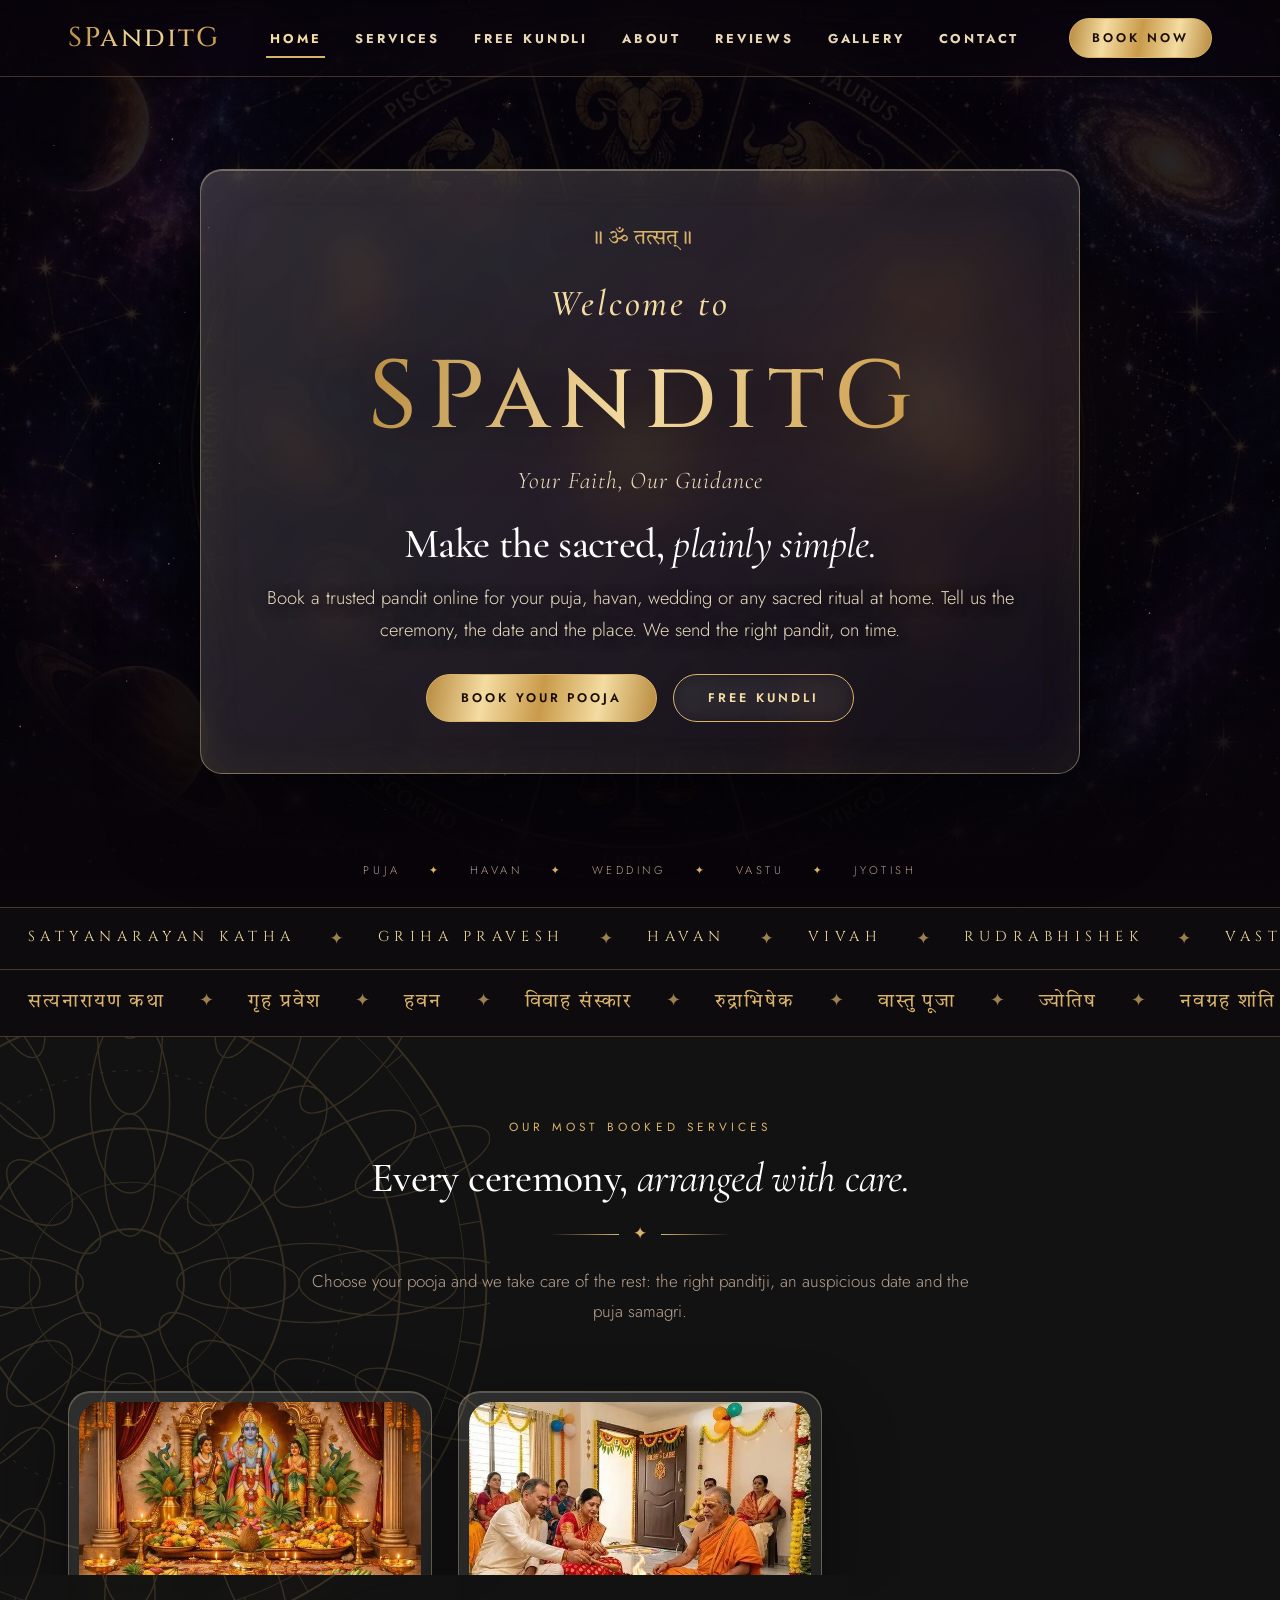
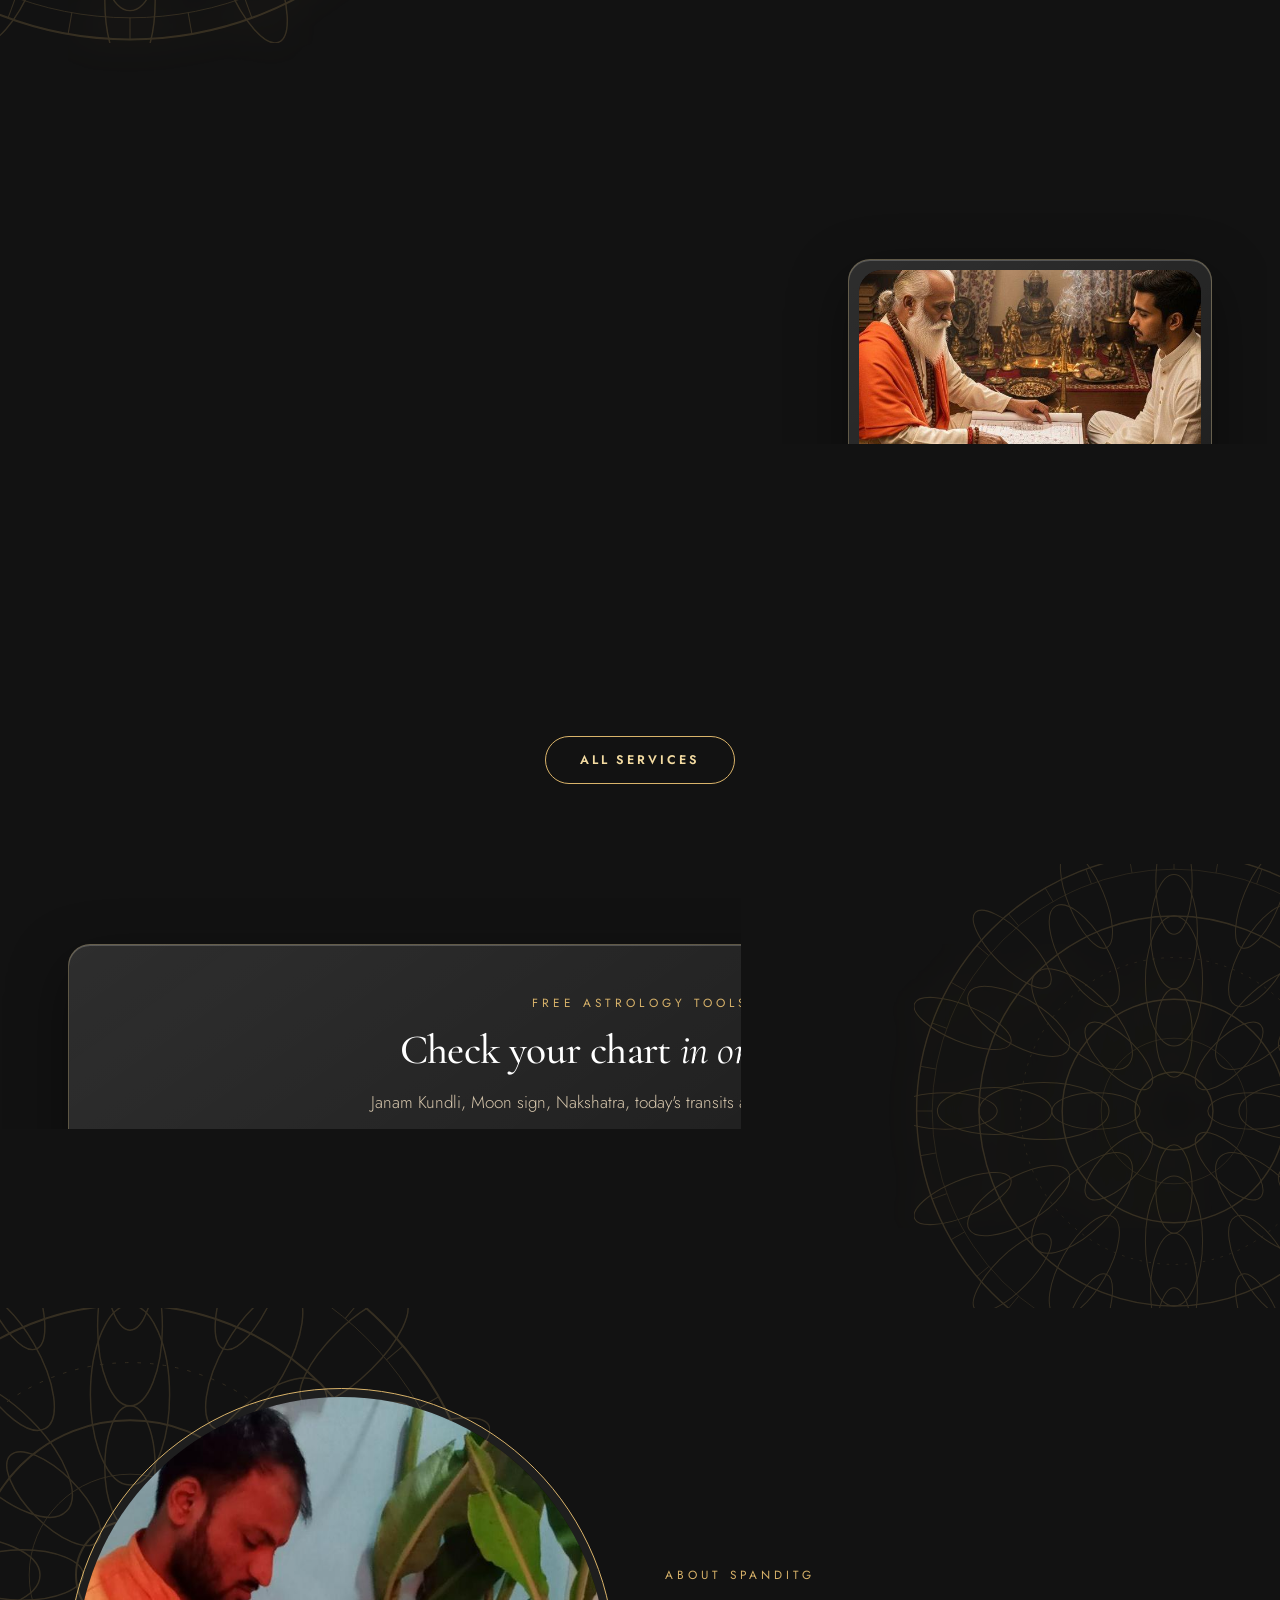
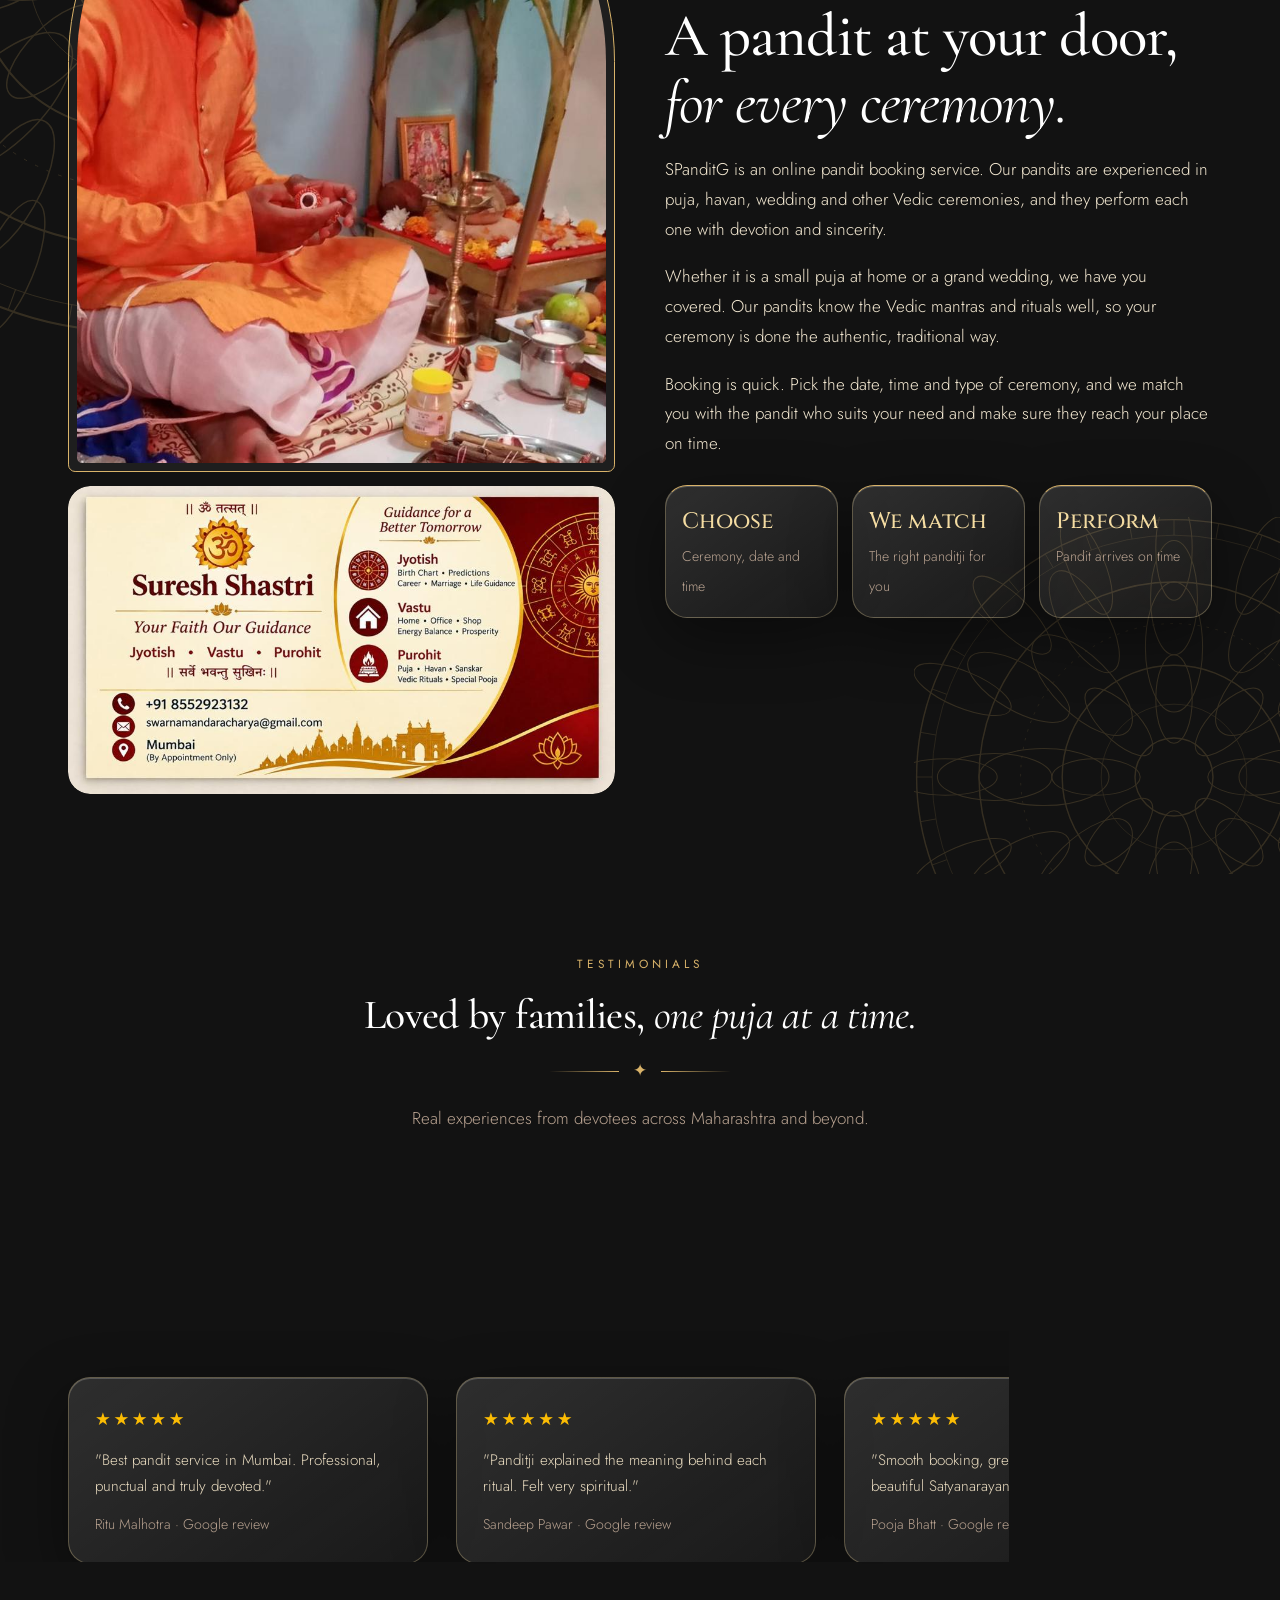
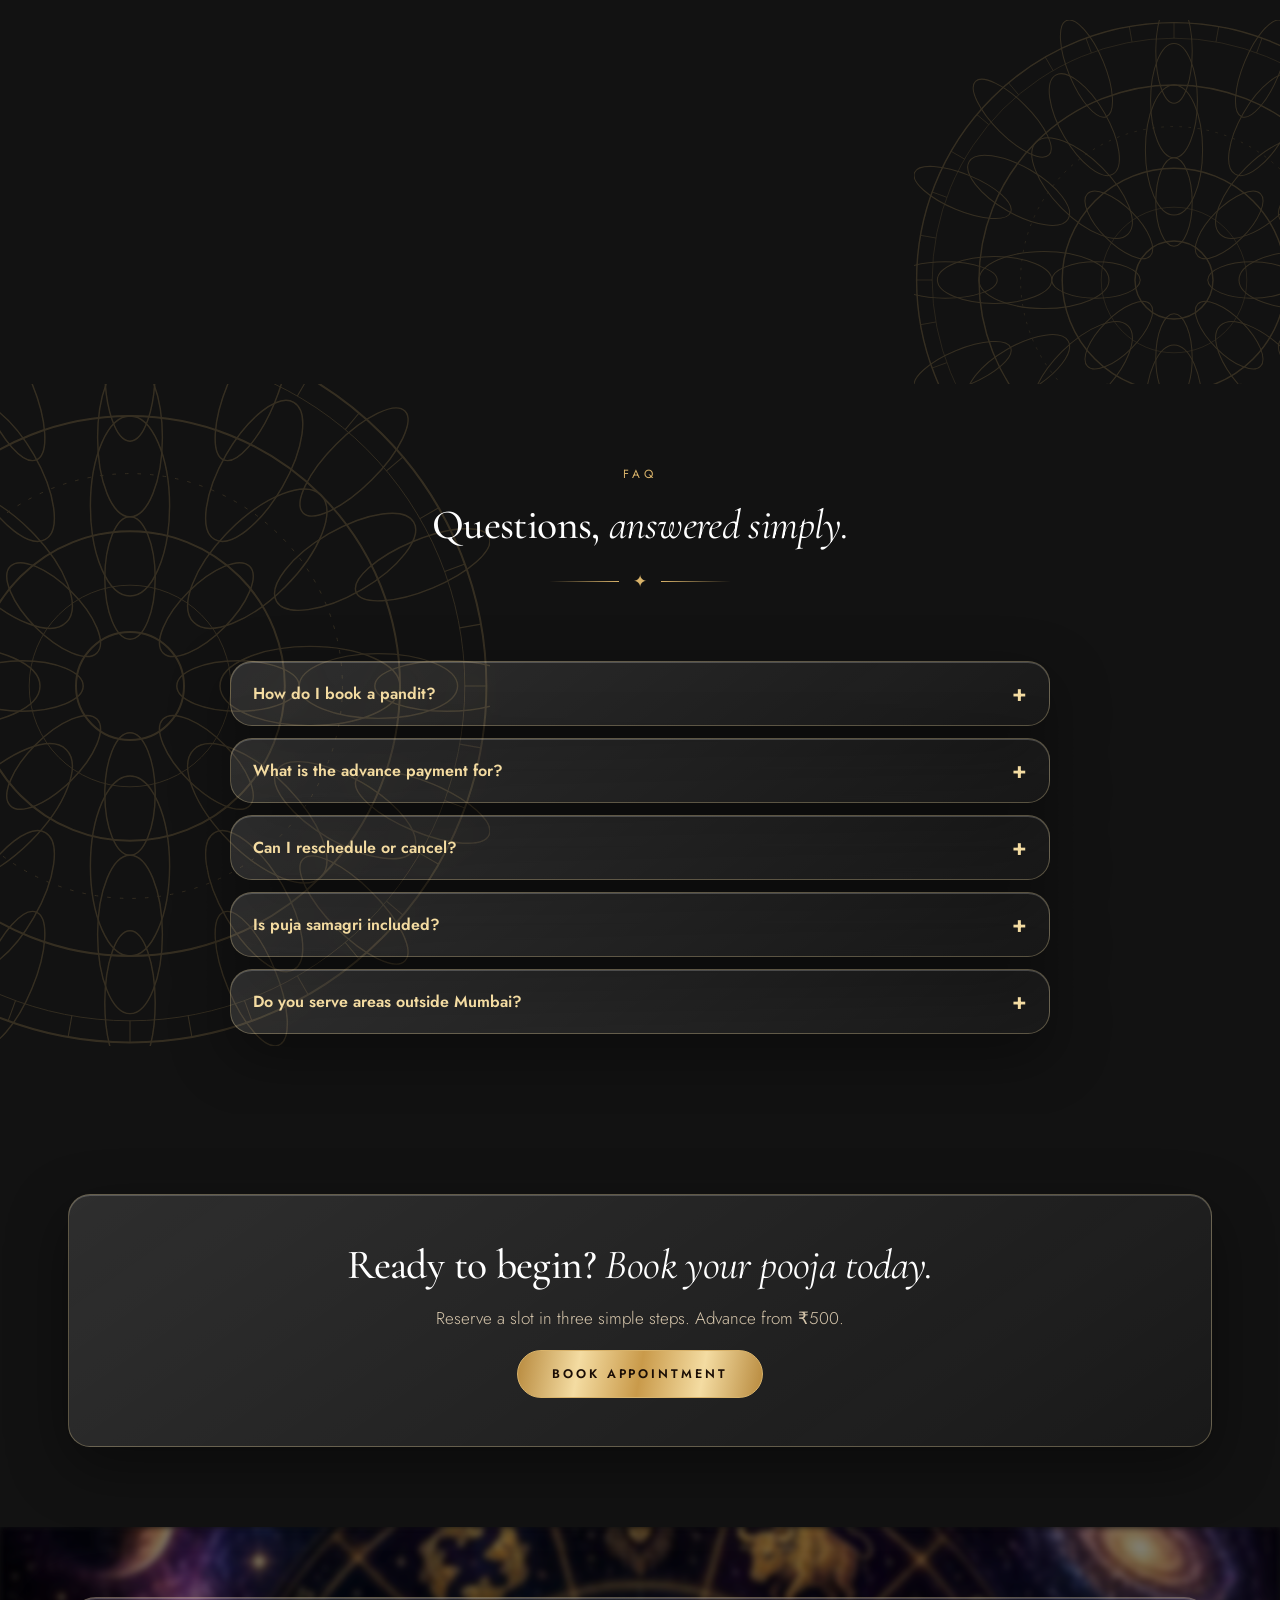
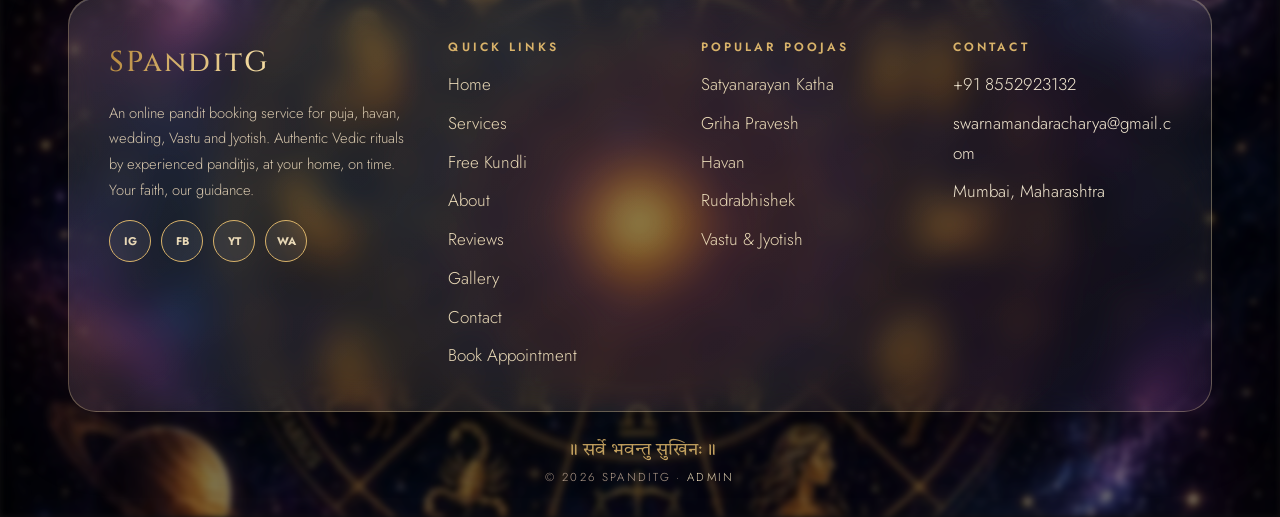
<file: index.html>
<!doctype html><html lang="en"><head><meta charset="utf-8"><meta name="viewport" content="width=device-width,initial-scale=1,viewport-fit=cover"><title>Book a Pandit Online | SPanditG</title><meta name="description" content="SPanditG: book a trusted pandit online for puja, havan, wedding, Vastu and Jyotish.">
<link rel="stylesheet" href="https://fonts.googleapis.com/css2?family=Cinzel:wght@400;500;600;700&family=Cormorant+Garamond:ital,wght@0,400;0,500;0,600;1,400;1,500;1,600&family=Jost:wght@300;400;500;600;700&family=Tiro+Devanagari+Hindi&display=swap">
<link rel="stylesheet" href="assets/css/site.css"></head><body >
<main>
<div class="hero"><canvas aria-hidden="true"></canvas><div class="glass"><div class="shloka" style="font-size:1.3rem;animation:pulse 4s ease-in-out infinite">॥ ॐ तत्सत् ॥</div><div class="welcome">Welcome to</div><h1 class="gold" style="font-family:var(--display);font-size:clamp(2.8rem,9vw,6rem);letter-spacing:.1em;line-height:1">SPanditG</h1><div class="tag">Your Faith, Our Guidance</div><h2 class="hl sm" style="margin-top:6px">Make the sacred, <span>plainly simple.</span></h2><p class="lead">Book a trusted pandit online for your puja, havan, wedding or any sacred ritual at home. Tell us the ceremony, the date and the place. We send the right pandit, on time.</p><div class="cta"><a class="btn" href="book.html">Book Your Pooja</a><a class="btn line" href="kundli.html">Free Kundli</a></div></div><div class="rites" aria-hidden="true">Puja <i>✦</i> Havan <i>✦</i> Wedding <i>✦</i> Vastu <i>✦</i> Jyotish</div></div>
<div class="ticker" aria-hidden="true"></div>
<section data-mandala="l"><div class="wrap"><div class="head"><div class="eyebrow">Our Most Booked Services</div><h2 class="hl sm">Every ceremony, <span>arranged with care.</span></h2><div class="orn">✦</div><p>Choose your pooja and we take care of the rest: the right panditji, an auspicious date and the puja samagri.</p></div><div class="svc" id="svc" data-n="6"></div><p style="text-align:center;margin-top:34px"><a class="btn line" href="services.html">All Services</a></p></div></section>
<section data-mandala="r"><div class="wrap"><div class="glass" style="padding:clamp(26px,4vw,48px);display:grid;gap:14px;text-align:center;justify-items:center"><div class="eyebrow">Free Astrology Tools</div><h2 class="hl sm">Check your chart <span>in one minute.</span></h2><p style="color:#d6c6ac;max-width:36em">Janam Kundli, Moon sign, Nakshatra, today's transits and dosha checks. Free.</p><a class="btn" href="kundli.html">Generate Free Kundli</a></div></div></section>
<section id="about" data-mandala="lr"><div class="wrap" style="display:grid;grid-template-columns:repeat(auto-fit,minmax(300px,1fr));gap:50px;align-items:center" ><div class="pics" style="display:grid;gap:14px"><div class="up"><div class="a" style="aspect-ratio:4/5;overflow:hidden;border:1px solid var(--gold);padding:8px;background:rgba(255,255,255,.05)"><figure class="slot" data-key="about-1" data-ph="🪔" data-label="Photo" data-def="assets/img/about/suresh.jpg" style="--pos:25% 22%"></figure></div></div><div class="up"><div class="b" style="aspect-ratio:16/9;overflow:hidden"><figure class="slot" data-key="about-2" data-ph="ॐ" data-label="Photo" data-def="assets/img/about/card.jpg" style="--pos:center"></figure></div></div></div>
<div class="text" style="display:grid;gap:18px"><div class="eyebrow">About SPanditG</div><h1 class="hl">A pandit at your door, <span>for every ceremony.</span></h1><p>SPanditG is an online pandit booking service. Our pandits are experienced in puja, havan, wedding and other Vedic ceremonies, and they perform each one with devotion and sincerity.</p><p>Whether it is a small puja at home or a grand wedding, we have you covered. Our pandits know the Vedic mantras and rituals well, so your ceremony is done the authentic, traditional way.</p><p>Booking is quick. Pick the date, time and type of ceremony, and we match you with the pandit who suits your need and make sure they reach your place on time.</p>
<div class="steps"><div class="step" style="padding:16px"><b>Choose</b><span>Ceremony, date and time</span></div><div class="step" style="padding:16px"><b>We match</b><span>The right panditji for you</span></div><div class="step" style="padding:16px"><b>Perform</b><span>Pandit arrives on time</span></div></div></div></div></section>
<section data-mandala="r"><div class="wrap"><div class="head"><div class="eyebrow">Testimonials</div><h1 class="hl sm">Loved by families, <span>one puja at a time.</span></h1><div class="orn">✦</div><p>Real experiences from devotees across Maharashtra and beyond.</p></div><div id="rating" data-best="1"></div></div><div class="carousel" id="testi" aria-label="Customer testimonials"></div></section>
<section data-mandala="l"><div class="wrap"><div class="head"><div class="eyebrow">FAQ</div><h1 class="hl sm">Questions, <span>answered simply.</span></h1><div class="orn">✦</div></div><div class="faq" id="faq" data-n="5"></div></div></section>
<section><div class="wrap"><div class="glass" style="padding:48px;text-align:center;display:grid;gap:16px;justify-items:center"><h2 class="hl sm">Ready to begin? <span>Book your pooja today.</span></h2><p style="color:#d6c6ac;max-width:36em">Reserve a slot in three simple steps. Advance from ₹500.</p><a class="btn" href="book.html">Book Appointment</a></div></div></section></main>
<script src="assets/js/site.js"></script></body></html>
</file>
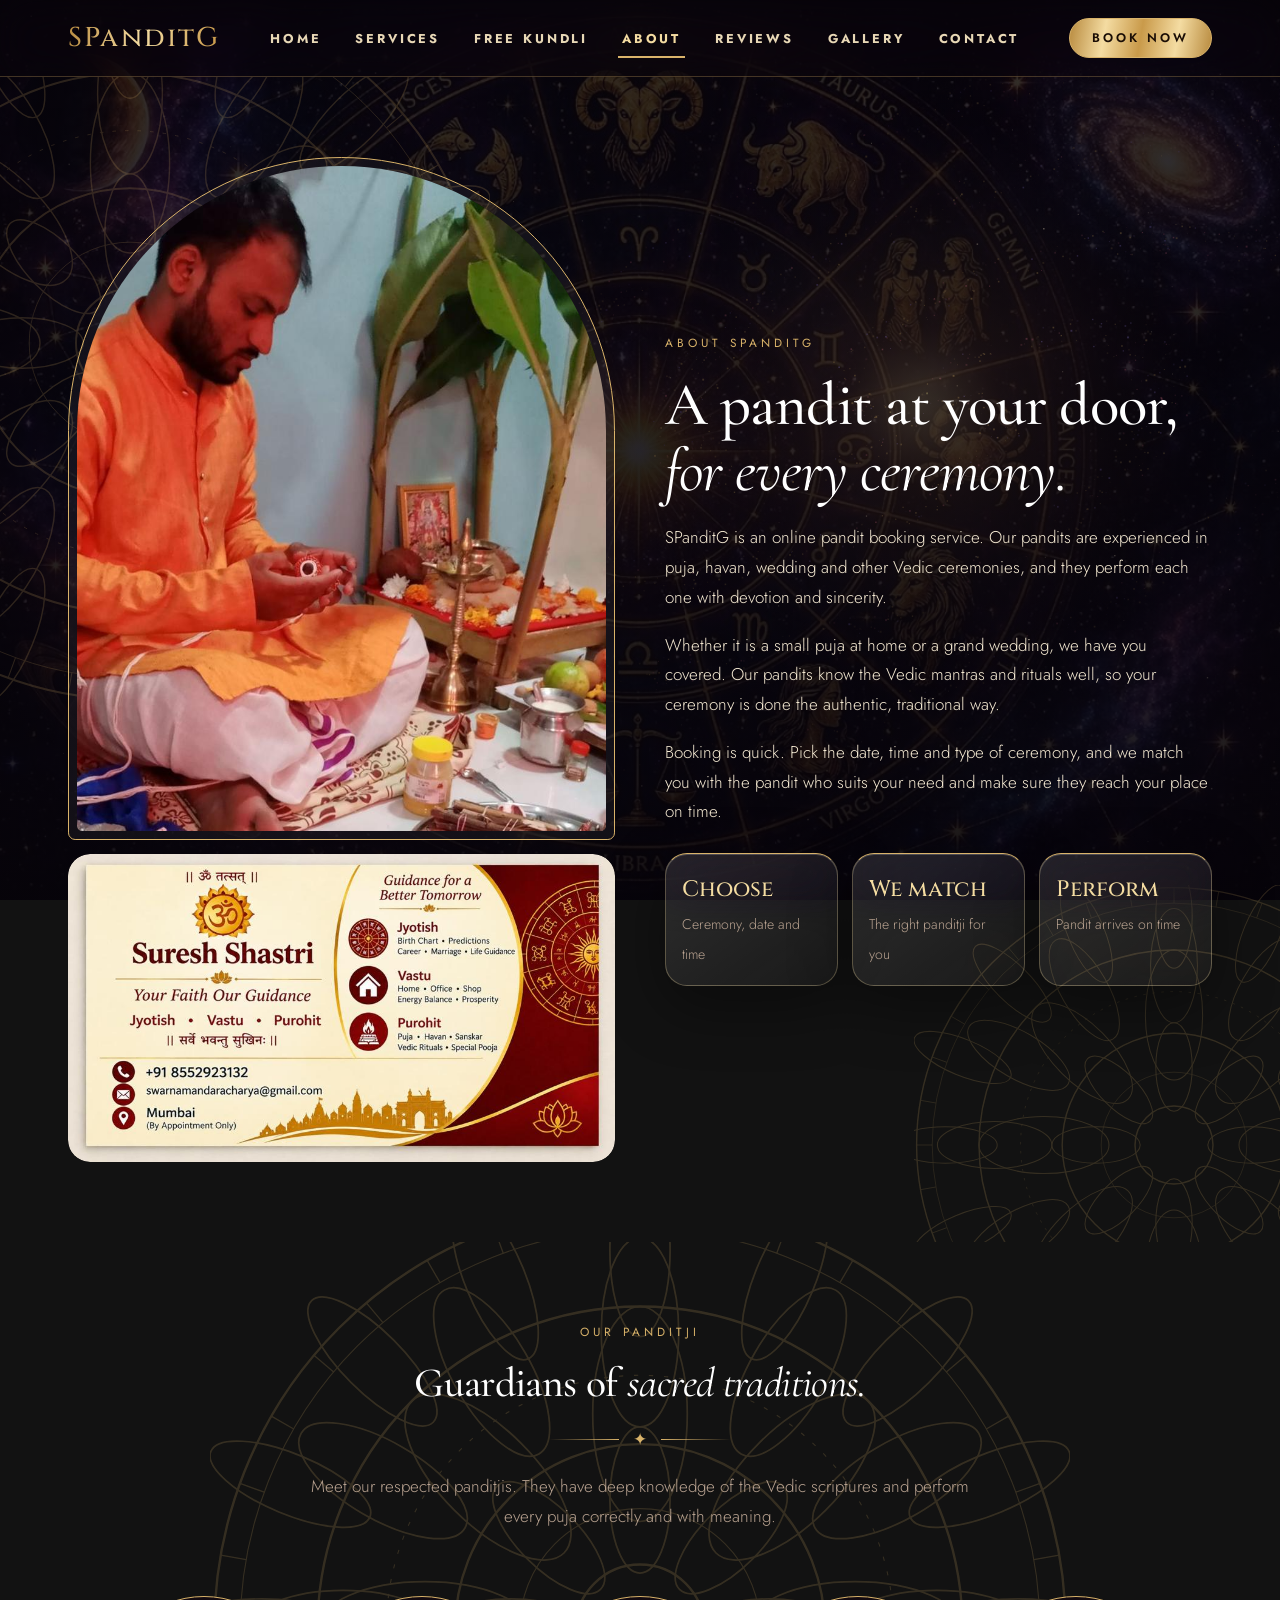
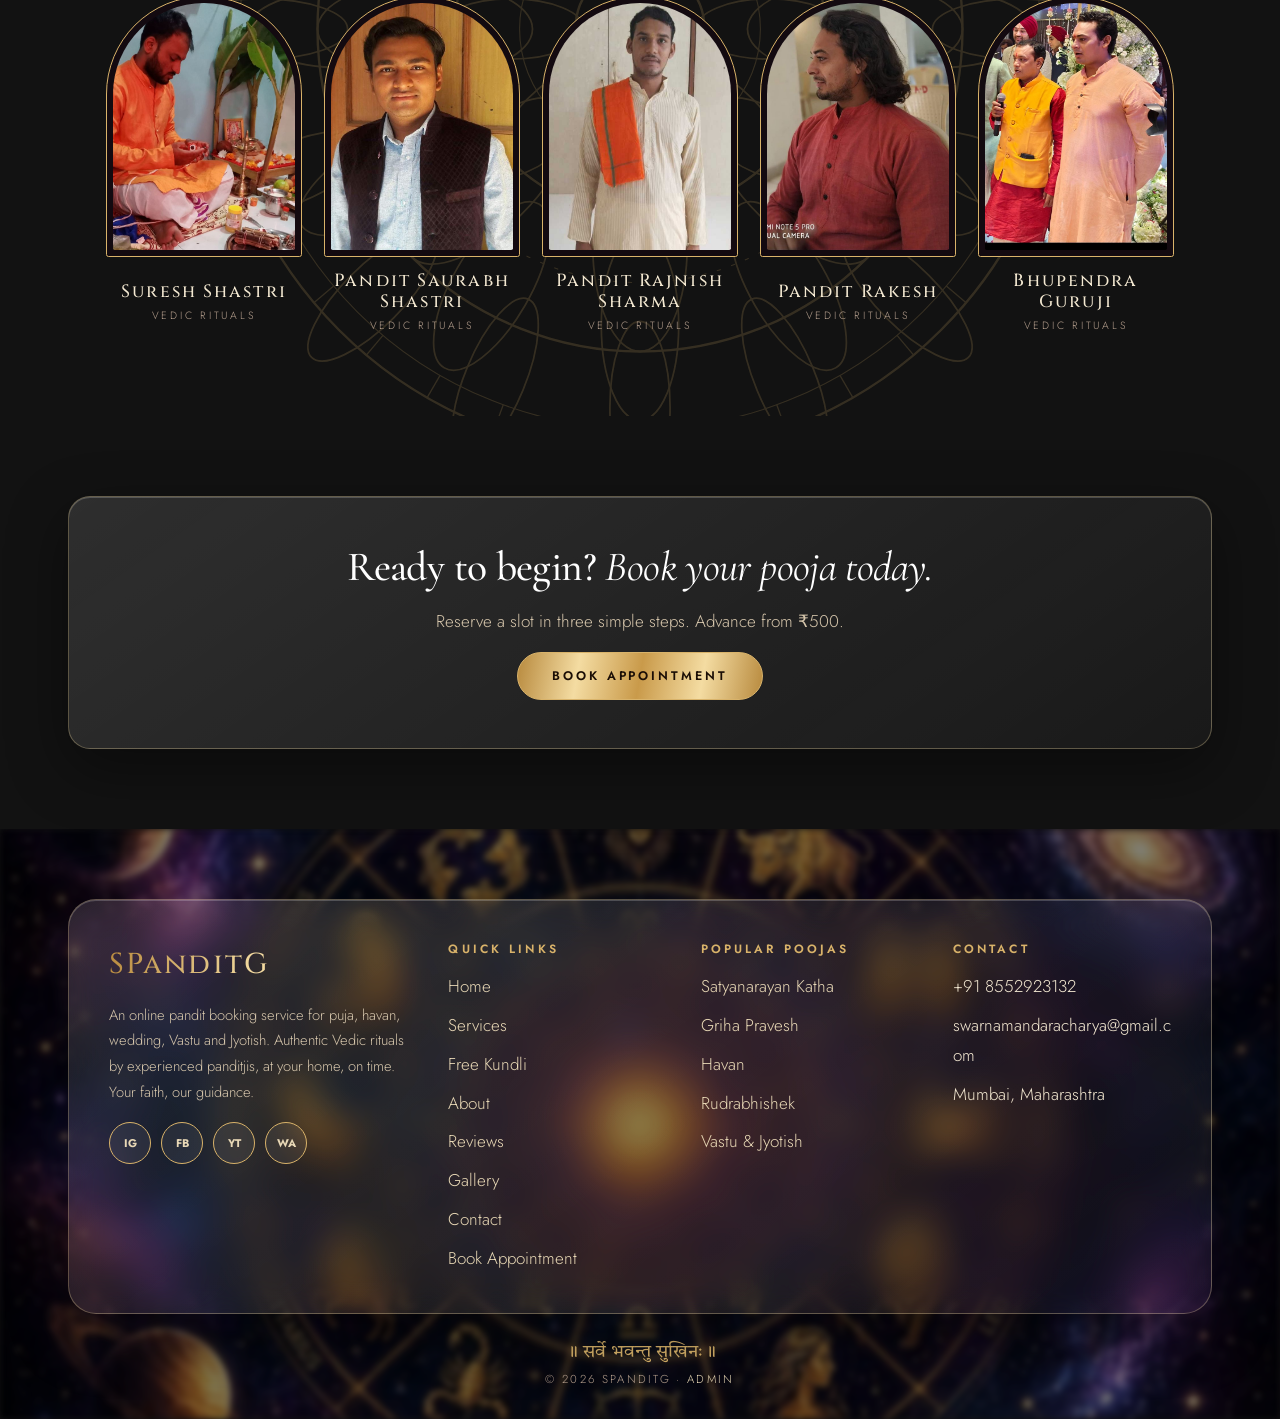
<file: about.html>
<!doctype html><html lang="en"><head><meta charset="utf-8"><meta name="viewport" content="width=device-width,initial-scale=1,viewport-fit=cover"><title>About | SPanditG</title><meta name="description" content="SPanditG: book a trusted pandit online for puja, havan, wedding, Vastu and Jyotish.">
<link rel="stylesheet" href="https://fonts.googleapis.com/css2?family=Cinzel:wght@400;500;600;700&family=Cormorant+Garamond:ital,wght@0,400;0,500;0,600;1,400;1,500;1,600&family=Jost:wght@300;400;500;600;700&family=Tiro+Devanagari+Hindi&display=swap">
<link rel="stylesheet" href="assets/css/site.css"></head><body >
<main><section id="about" data-mandala="lr"><div class="wrap" style="display:grid;grid-template-columns:repeat(auto-fit,minmax(300px,1fr));gap:50px;align-items:center" ><div class="pics" style="display:grid;gap:14px"><div class="up"><div class="a" style="aspect-ratio:4/5;overflow:hidden;border:1px solid var(--gold);padding:8px;background:rgba(255,255,255,.05)"><figure class="slot" data-key="about-1" data-ph="🪔" data-label="Photo" data-def="assets/img/about/suresh.jpg" style="--pos:25% 22%"></figure></div></div><div class="up"><div class="b" style="aspect-ratio:16/9;overflow:hidden"><figure class="slot" data-key="about-2" data-ph="ॐ" data-label="Photo" data-def="assets/img/about/card.jpg" style="--pos:center"></figure></div></div></div>
<div class="text" style="display:grid;gap:18px"><div class="eyebrow">About SPanditG</div><h1 class="hl">A pandit at your door, <span>for every ceremony.</span></h1><p>SPanditG is an online pandit booking service. Our pandits are experienced in puja, havan, wedding and other Vedic ceremonies, and they perform each one with devotion and sincerity.</p><p>Whether it is a small puja at home or a grand wedding, we have you covered. Our pandits know the Vedic mantras and rituals well, so your ceremony is done the authentic, traditional way.</p><p>Booking is quick. Pick the date, time and type of ceremony, and we match you with the pandit who suits your need and make sure they reach your place on time.</p>
<div class="steps"><div class="step" style="padding:16px"><b>Choose</b><span>Ceremony, date and time</span></div><div class="step" style="padding:16px"><b>We match</b><span>The right panditji for you</span></div><div class="step" style="padding:16px"><b>Perform</b><span>Pandit arrives on time</span></div></div></div></div></section><section data-mandala="c"><div class="wrap"><div class="head"><div class="eyebrow">Our Panditji</div><h1 class="hl sm">Guardians of <span>sacred traditions.</span></h1><div class="orn">✦</div><p>Meet our respected panditjis. They have deep knowledge of the Vedic scriptures and perform every puja correctly and with meaning.</p></div><div class="pandits" id="pandits"></div></div></section><section><div class="wrap"><div class="glass" style="padding:48px;text-align:center;display:grid;gap:16px;justify-items:center"><h2 class="hl sm">Ready to begin? <span>Book your pooja today.</span></h2><p style="color:#d6c6ac;max-width:36em">Reserve a slot in three simple steps. Advance from ₹500.</p><a class="btn" href="book.html">Book Appointment</a></div></div></section></main>
<script src="assets/js/site.js"></script></body></html>
</file>
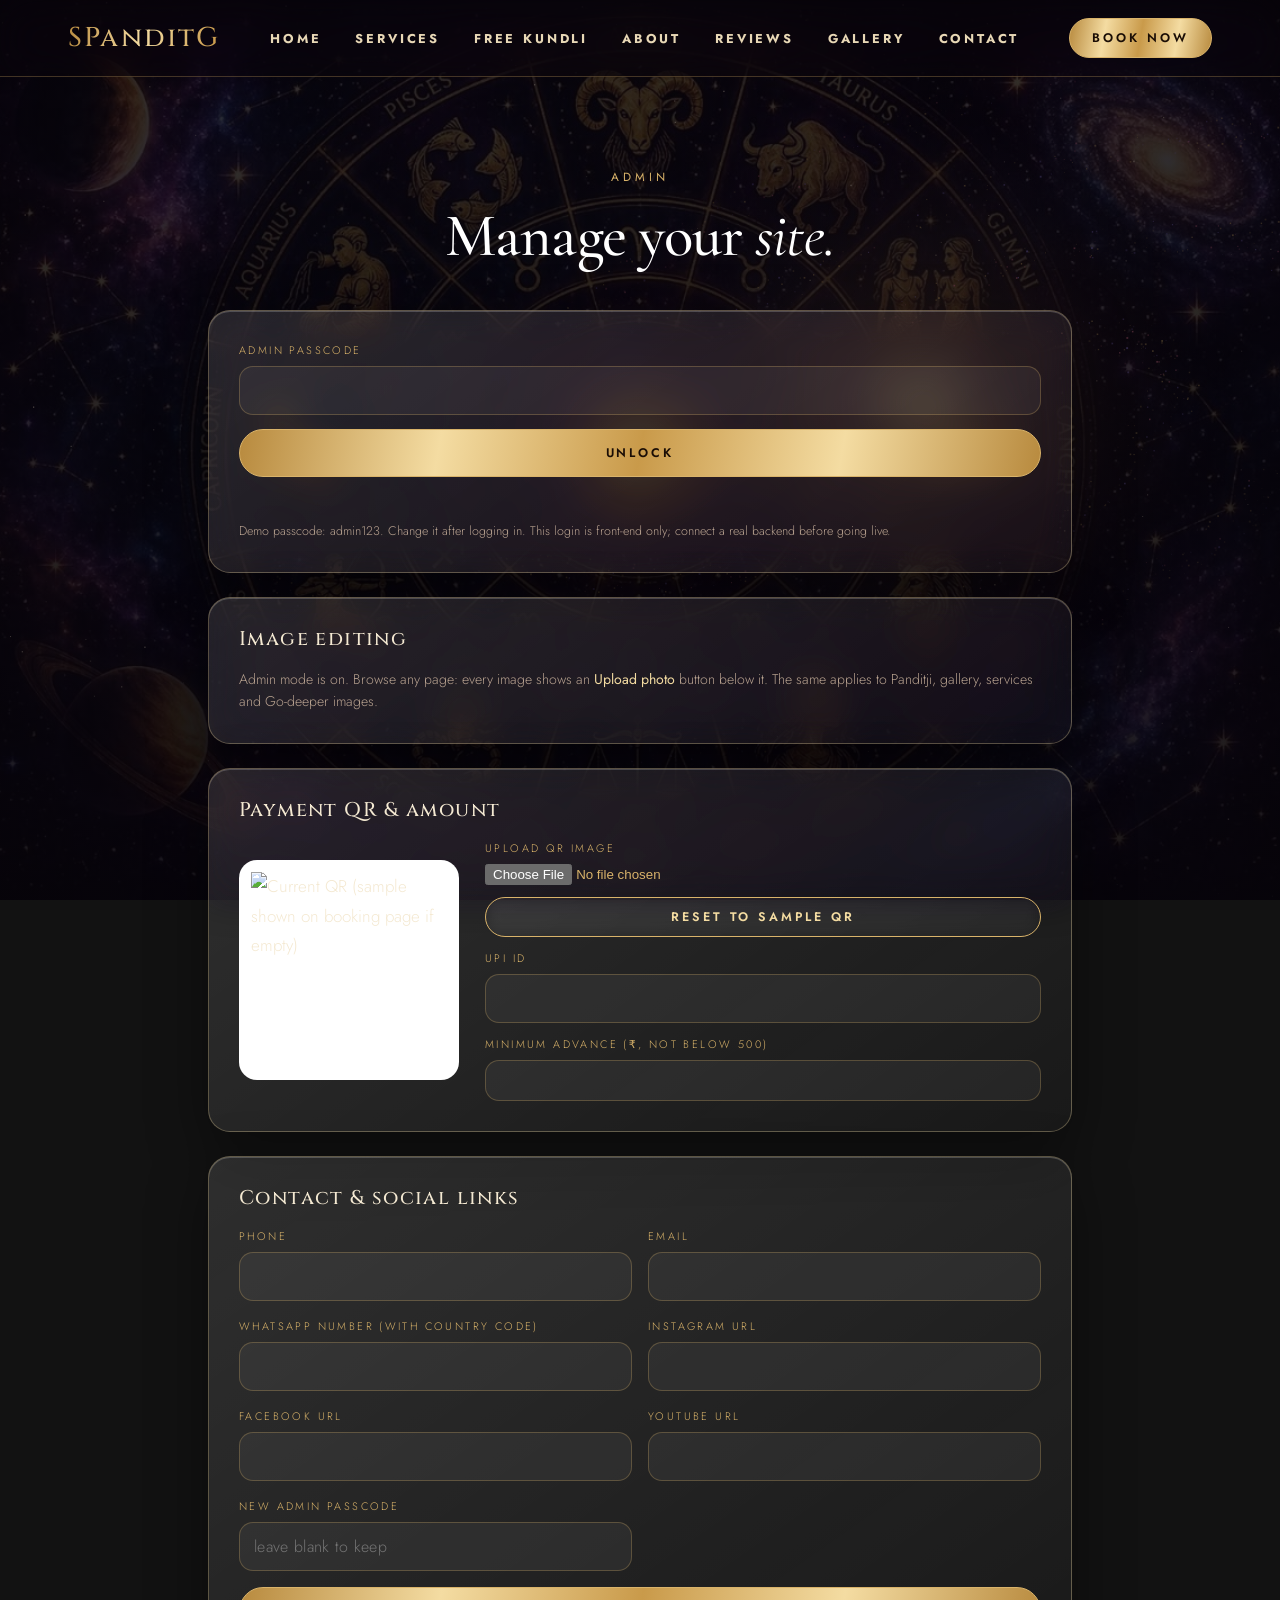
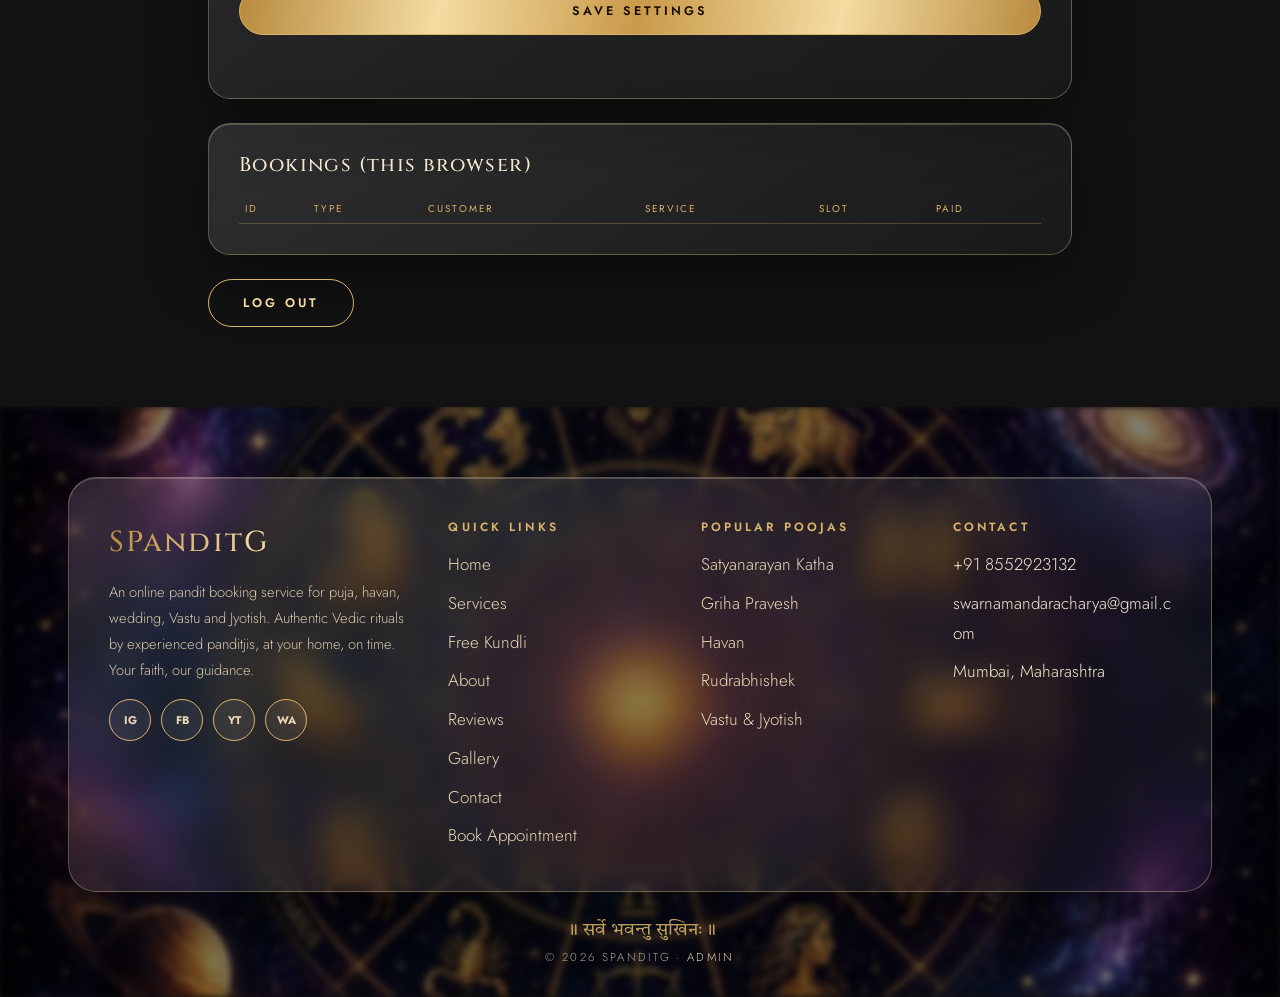
<file: admin.html>
<!doctype html><html lang="en"><head><meta charset="utf-8"><meta name="viewport" content="width=device-width,initial-scale=1,viewport-fit=cover"><title>Admin | SPanditG</title><meta name="description" content="SPanditG: book a trusted pandit online for puja, havan, wedding, Vastu and Jyotish.">
<link rel="stylesheet" href="https://fonts.googleapis.com/css2?family=Cinzel:wght@400;500;600;700&family=Cormorant+Garamond:ital,wght@0,400;0,500;0,600;1,400;1,500;1,600&family=Jost:wght@300;400;500;600;700&family=Tiro+Devanagari+Hindi&display=swap">
<link rel="stylesheet" href="assets/css/site.css"></head><body >
<main><div class="pagehero"><div class="wrap"><div class="eyebrow">Admin</div><h1 class="hl ">Manage your <span>site.</span></h1></div></div><section style="padding-top:0"><div class="wrap" style="max-width:900px;display:grid;gap:24px">
<form id="login" class="glass" style="grid-template-columns:1fr"><div id="gate" style="display:grid;gap:14px"><label class="f">Admin passcode<input type="password" id="pw" style="font:300 1rem var(--body);padding:12px 14px;border:1px solid var(--line);border-radius:14px;background:rgba(255,255,255,.05);color:var(--fg)"></label><button class="btn" type="submit">Unlock</button><p class="msg" id="gmsg"></p><p class="fine">Demo passcode: admin123. Change it after logging in. This login is front-end only; connect a real backend before going live.</p></div></form>
<div id="panel" hidden style="display:grid;gap:24px"><div class="glasscard"><h3>Image editing</h3><p class="need">Admin mode is on. Browse any page: every image shows an <b>Upload photo</b> button below it. The same applies to Panditji, gallery, services and Go-deeper images.</p></div>
<div class="glasscard"><h3>Payment QR &amp; amount</h3><div class="pay"><div class="qr"><img id="qrprev" alt="Current QR (sample shown on booking page if empty)"></div><div style="display:grid;gap:12px"><label class="f">Upload QR image<input type="file" id="c-qr" accept="image/*"></label><button class="btn line sm" id="qrclear" type="button">Reset to sample QR</button><label class="f">UPI ID<input type="text" id="c-upi"></label><label class="f">Minimum advance (₹, not below 500)<input type="number" id="c-min" min="500"></label></div></div></div>
<div class="glasscard"><h3>Contact &amp; social links</h3><div class="g2"><label class="f">Phone<input type="text" id="c-phone"></label><label class="f">Email<input type="text" id="c-email"></label><label class="f">WhatsApp number (with country code)<input type="text" id="c-wa"></label><label class="f">Instagram URL<input type="text" id="c-ig"></label><label class="f">Facebook URL<input type="text" id="c-fb"></label><label class="f">YouTube URL<input type="text" id="c-yt"></label><label class="f">New admin passcode<input type="text" id="c-pass" placeholder="leave blank to keep"></label></div><button class="btn" id="save" type="button">Save settings</button><p class="msg" id="amsg" style="color:var(--gold-hi)"></p></div>
<div class="glasscard"><h3>Bookings (this browser)</h3><div class="tw"><table class="pt"><thead><tr><th>ID</th><th>Type</th><th>Customer</th><th>Service</th><th>Slot</th><th>Paid</th></tr></thead><tbody id="bk"></tbody></table></div></div>
<button class="btn line" id="logout" type="button" style="justify-self:start">Log out</button></div></div></section></main>
<script src="assets/js/site.js"></script><script src="assets/js/admin.js"></script></body></html>
</file>
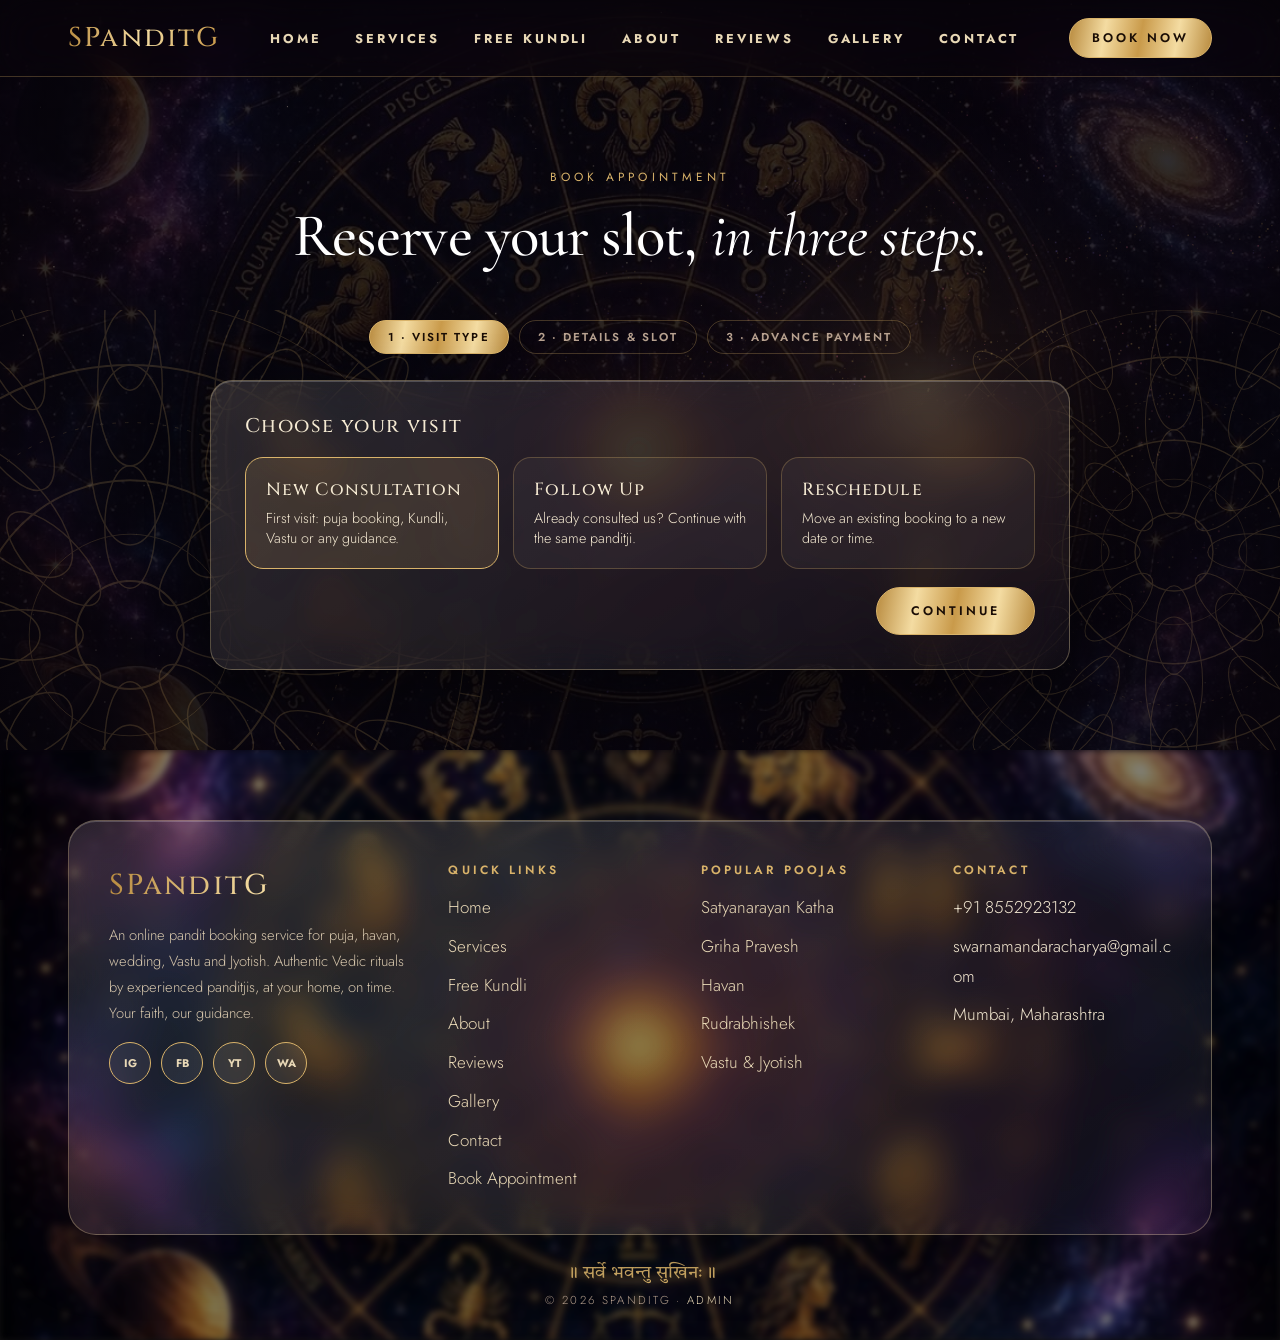
<file: book.html>
<!doctype html><html lang="en"><head><meta charset="utf-8"><meta name="viewport" content="width=device-width,initial-scale=1,viewport-fit=cover"><title>Book Appointment | SPanditG</title><meta name="description" content="SPanditG: book a trusted pandit online for puja, havan, wedding, Vastu and Jyotish.">
<link rel="stylesheet" href="https://fonts.googleapis.com/css2?family=Cinzel:wght@400;500;600;700&family=Cormorant+Garamond:ital,wght@0,400;0,500;0,600;1,400;1,500;1,600&family=Jost:wght@300;400;500;600;700&family=Tiro+Devanagari+Hindi&display=swap">
<link rel="stylesheet" href="assets/css/site.css"></head><body >
<main><div class="pagehero"><div class="wrap"><div class="eyebrow">Book Appointment</div><h1 class="hl ">Reserve your slot, <span>in three steps.</span></h1></div></div>
<section data-mandala="lr" style="padding-top:10px"><div class="wrap"><div class="stepper"><b class="on">1 · Visit type</b><b>2 · Details &amp; slot</b><b>3 · Advance payment</b></div>
<div class="glass bk">
<div class="pane on"><h3>Choose your visit</h3><div class="vt" id="vt"></div><div class="nav2"><span></span><button class="btn" type="button" data-go="2">Continue</button></div></div>
<div class="pane"><h3>Your details &amp; preferred slot</h3><div class="g2"><label class="f">Your name<input type="text" id="b-name" autocomplete="name"></label><label class="f">Phone number<input type="tel" id="b-phone" autocomplete="tel"></label>
<label class="f">Ceremony / service<select id="b-cer"><option>Satyanarayan Katha</option><option>Griha Pravesh</option><option>Havan</option><option>Wedding (Vivah)</option><option>Rudrabhishek</option><option>Vastu Puja</option><option>Jyotish &amp; Vastu</option><option>Other</option></select></label><label class="f">Mode<select id="b-mode"><option>At my home</option><option>Online</option><option>At temple / venue</option></select></label>
<label class="f">City / area<input type="text" id="b-city" placeholder="e.g. Vashi, Navi Mumbai"></label><label class="f">Preferred date<input type="date" id="b-date"></label></div>
<label class="f" id="b-prev" hidden><span id="b-prevl">Date of previous consultation</span><input type="text" id="b-prevv" placeholder="Date or booking ref"></label>
<div><div class="eyebrow" style="margin-bottom:10px">Time slot</div><div class="slots" id="slots"></div></div><label class="f">Anything else we should know<textarea id="b-note"></textarea></label><p class="msg" id="b-msg" role="status"></p>
<div class="nav2"><button class="btn line" type="button" data-go="1">Back</button><button class="btn" type="button" data-go="3">Continue to payment</button></div></div>
<div class="pane"><h3>Pay advance to confirm</h3><div class="pay"><div><div class="qr" id="qrbox"></div><p class="fine" id="sample" style="text-align:center;margin-top:8px">Sample QR for now</p></div><div style="display:grid;gap:14px"><p>Scan with any UPI app, or pay to <b id="upi" style="color:var(--gold-hi)"></b></p><label class="f">Advance amount (₹, minimum <span id="minl">500</span>)<input type="number" id="amt" value="500" min="500" step="50"></label><label class="f">UPI transaction / reference no.<input type="text" id="utr" placeholder="After paying, enter it here"></label></div></div><p class="fine">The advance is adjusted against the final dakshina. Your booking is confirmed once we verify the payment.</p><p class="msg" id="b-msg2" role="status"></p><div class="nav2"><button class="btn line" type="button" data-go="2">Back</button><button class="btn" type="button" id="b-pay">Confirm Booking</button></div></div>
<div class="pane" id="done"></div></div></div></section></main>
<script src="assets/js/site.js"></script><script src="assets/js/book.js"></script></body></html>
</file>
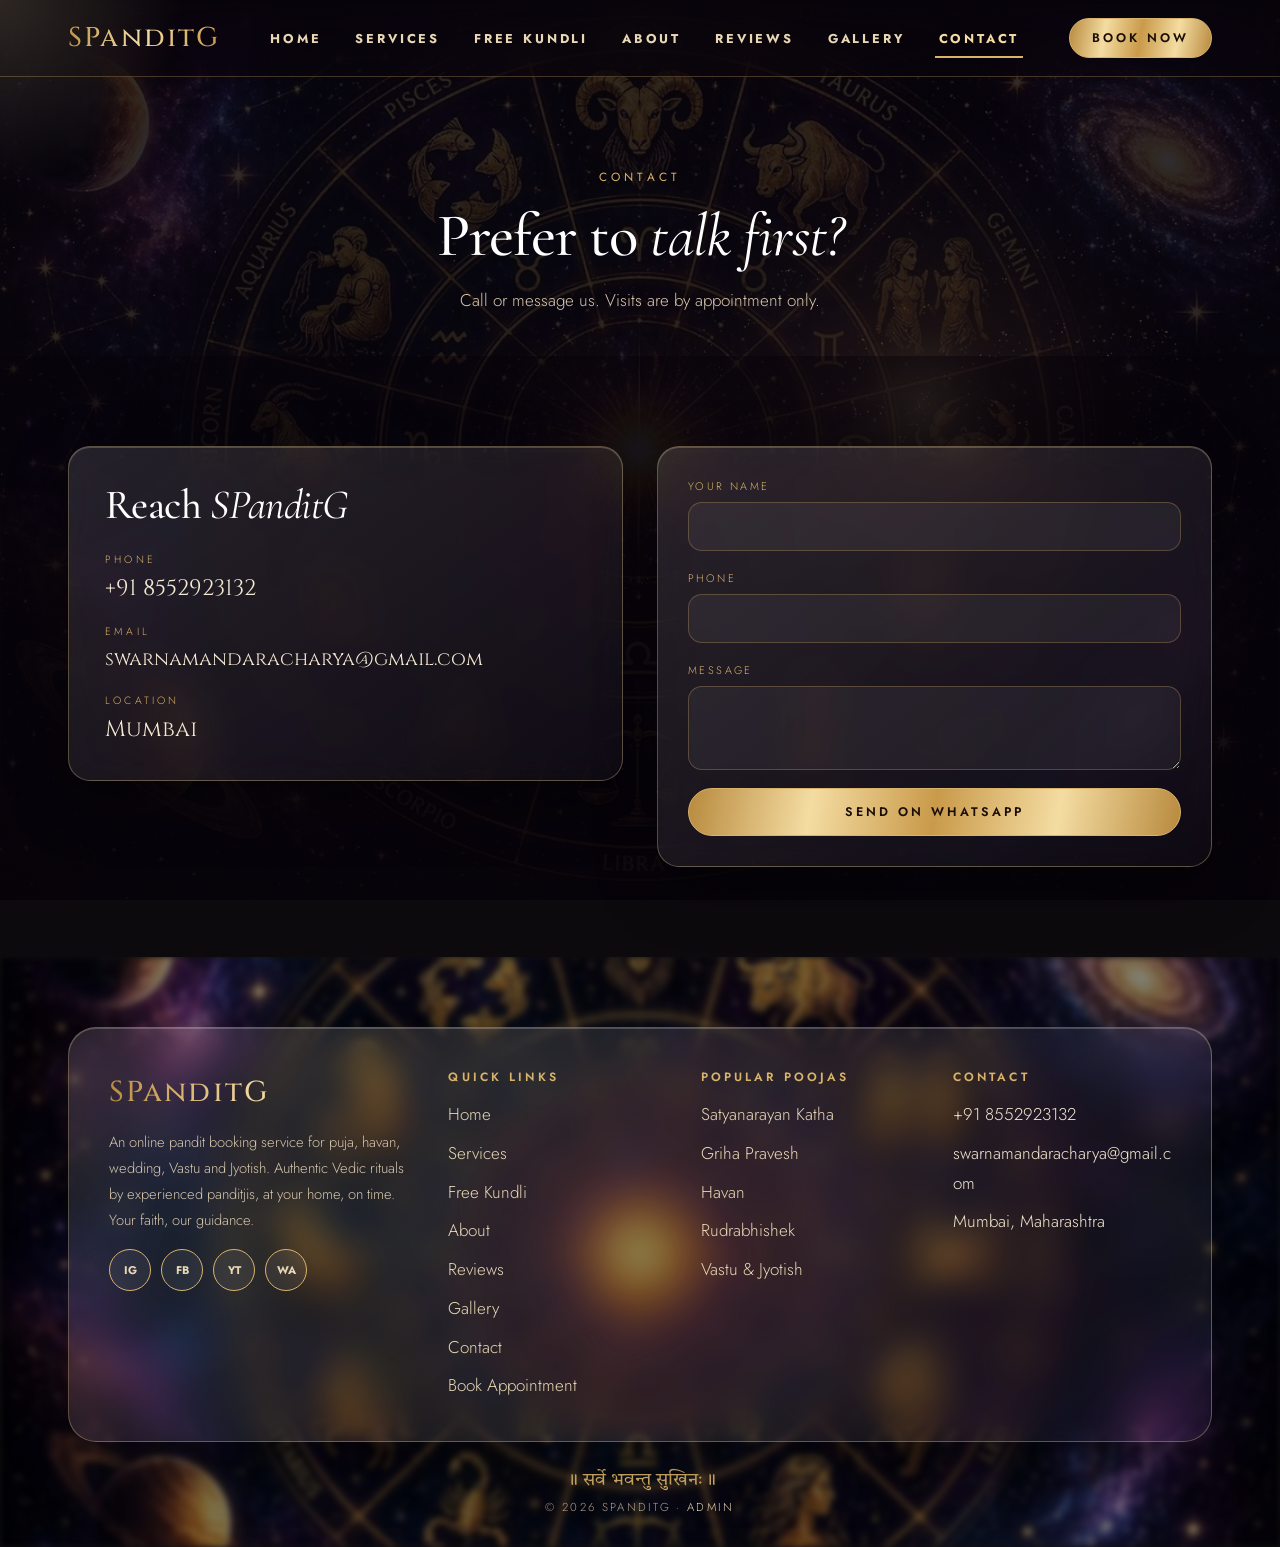
<file: contact.html>
<!doctype html><html lang="en"><head><meta charset="utf-8"><meta name="viewport" content="width=device-width,initial-scale=1,viewport-fit=cover"><title>Contact | SPanditG</title><meta name="description" content="SPanditG: book a trusted pandit online for puja, havan, wedding, Vastu and Jyotish.">
<link rel="stylesheet" href="https://fonts.googleapis.com/css2?family=Cinzel:wght@400;500;600;700&family=Cormorant+Garamond:ital,wght@0,400;0,500;0,600;1,400;1,500;1,600&family=Jost:wght@300;400;500;600;700&family=Tiro+Devanagari+Hindi&display=swap">
<link rel="stylesheet" href="assets/css/site.css"></head><body >
<main><div class="pagehero"><div class="wrap"><div class="eyebrow">Contact</div><h1 class="hl ">Prefer to <span>talk first?</span></h1><p>Call or message us. Visits are by appointment only.</p></div></div>
<section data-vid="mandala.mp4" style="padding-block:90px"><div class="wrap" style="display:grid;grid-template-columns:repeat(auto-fit,minmax(300px,1fr));gap:34px;align-items:start">
<div class="glass" style="padding:36px;display:grid;gap:22px"><h2 class="hl sm">Reach <span>SPanditG</span></h2><dl style="display:grid;gap:20px;margin:0"><div><dt style="font-size:.66rem;letter-spacing:.3em;text-transform:uppercase;color:var(--gold)">Phone</dt><dd id="cp" style="margin:4px 0 0;font:1.4rem var(--display)"></dd></div><div><dt style="font-size:.66rem;letter-spacing:.3em;text-transform:uppercase;color:var(--gold)">Email</dt><dd id="ce" style="margin:4px 0 0;font:1.2rem var(--display);overflow-wrap:anywhere"></dd></div><div><dt style="font-size:.66rem;letter-spacing:.3em;text-transform:uppercase;color:var(--gold)">Location</dt><dd style="margin:4px 0 0;font:1.4rem var(--display)">Mumbai</dd></div></dl></div>
<form id="cf" class="glass" novalidate style="grid-template-columns:1fr"><label class="f">Your name<input type="text" id="cn"></label><label class="f">Phone<input type="tel" id="cph"></label><label class="f">Message<textarea id="cm"></textarea></label><button class="btn" type="submit">Send on WhatsApp</button></form></div></section></main>
<script src="assets/js/site.js"></script><script>$('cp').textContent=CFG.phone;$('ce').textContent=CFG.email;$('cf').onsubmit=e=>{e.preventDefault();open('https://wa.me/'+CFG.wa+'?text='+encodeURIComponent('Namaste, I am '+$('cn').value+' ('+$('cph').value+'). '+$('cm').value))}</script></body></html>
</file>
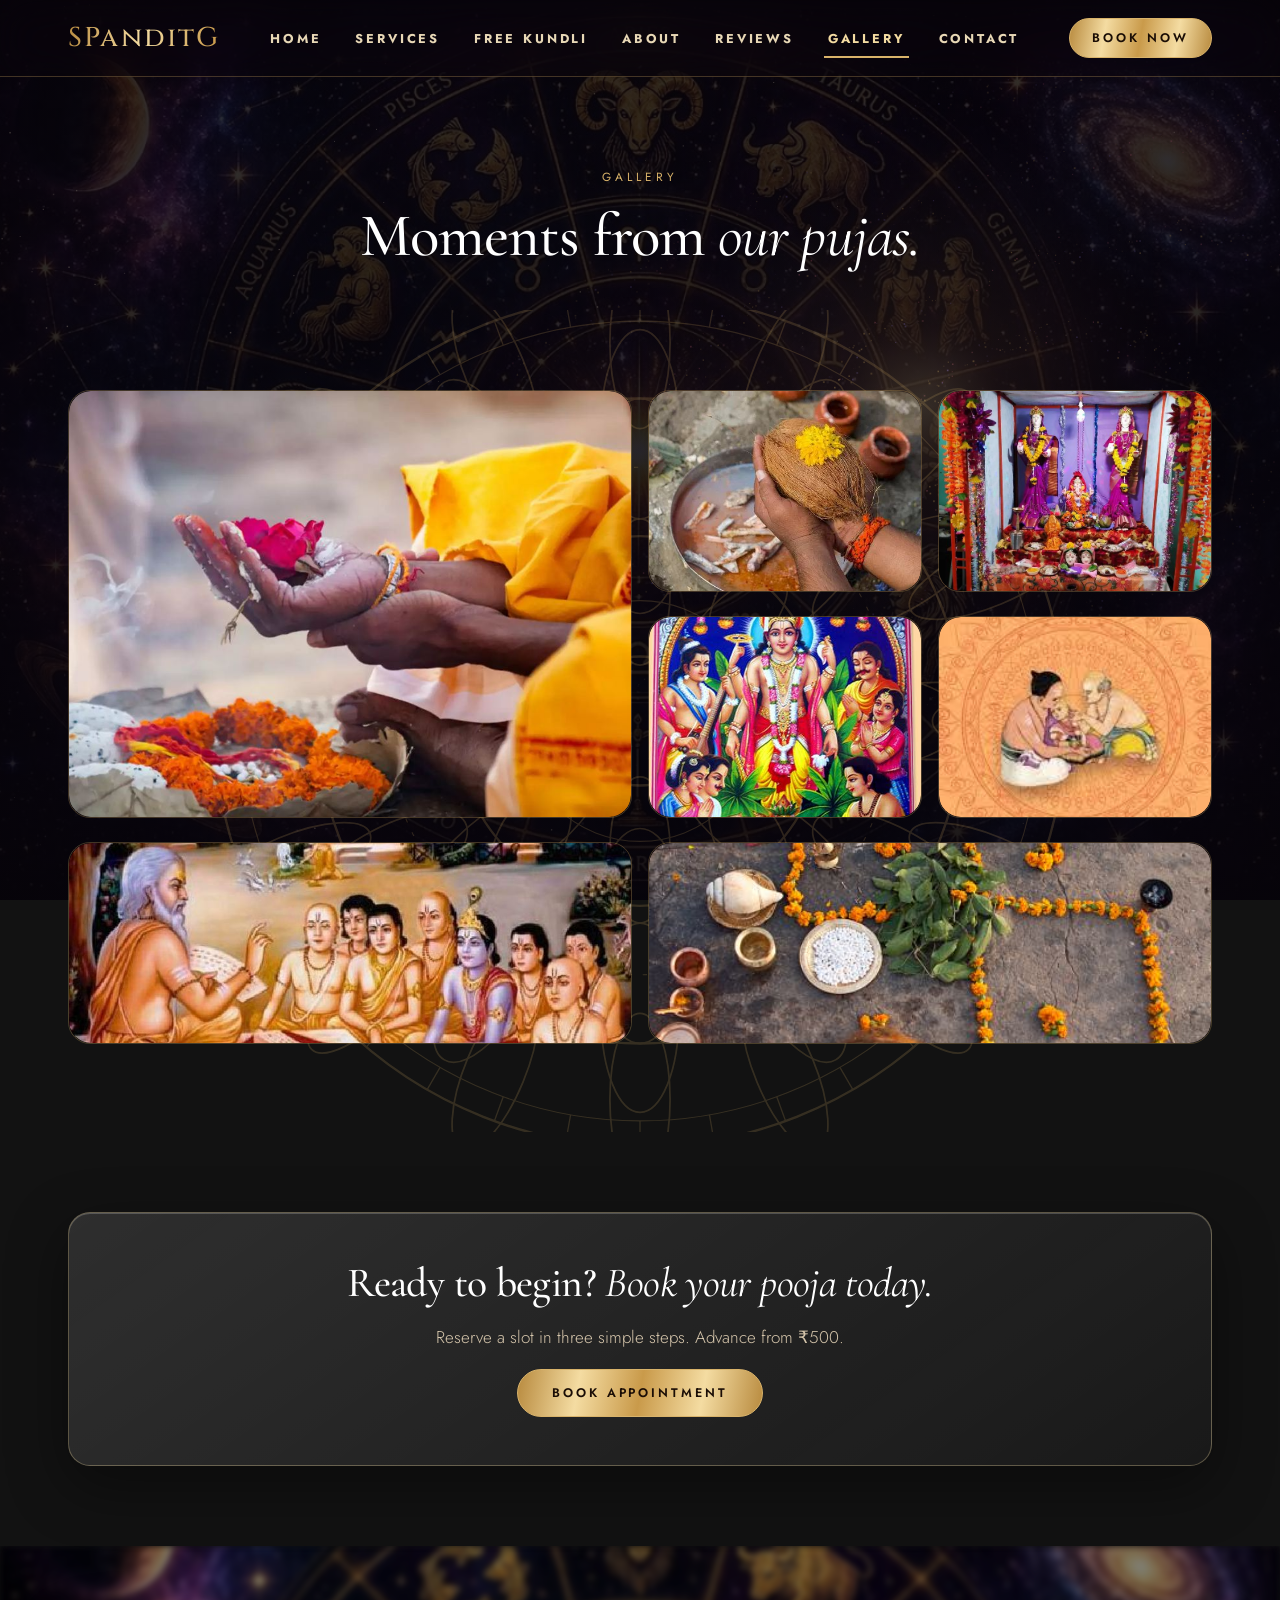
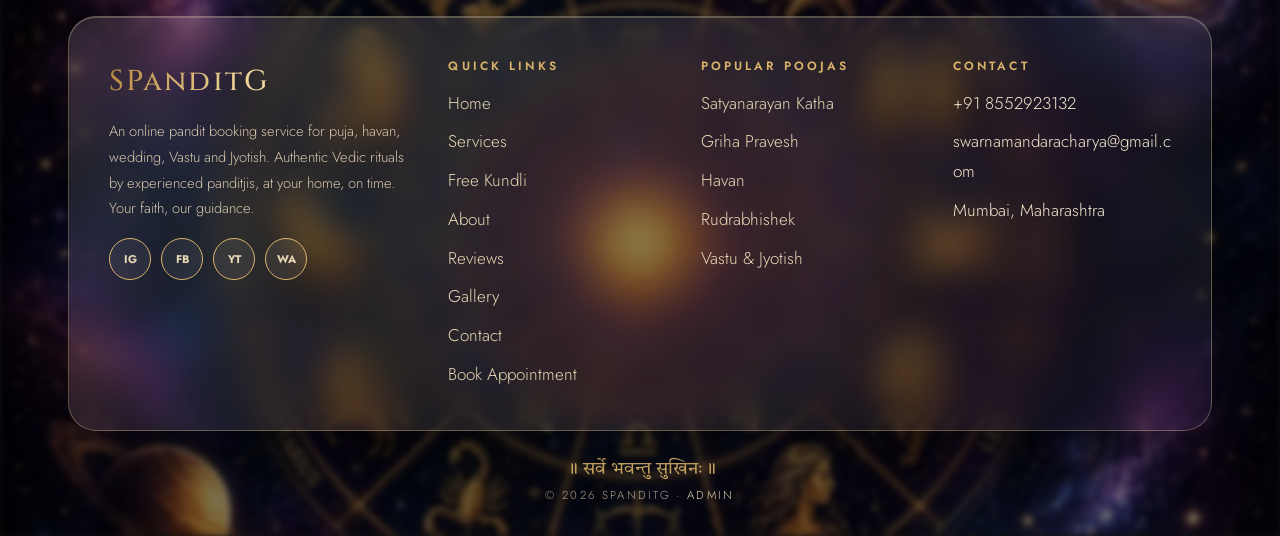
<file: gallery.html>
<!doctype html><html lang="en"><head><meta charset="utf-8"><meta name="viewport" content="width=device-width,initial-scale=1,viewport-fit=cover"><title>Gallery | SPanditG</title><meta name="description" content="SPanditG: book a trusted pandit online for puja, havan, wedding, Vastu and Jyotish.">
<link rel="stylesheet" href="https://fonts.googleapis.com/css2?family=Cinzel:wght@400;500;600;700&family=Cormorant+Garamond:ital,wght@0,400;0,500;0,600;1,400;1,500;1,600&family=Jost:wght@300;400;500;600;700&family=Tiro+Devanagari+Hindi&display=swap">
<link rel="stylesheet" href="assets/css/site.css"></head><body >
<main><div class="pagehero"><div class="wrap"><div class="eyebrow">Gallery</div><h1 class="hl ">Moments from <span>our pujas.</span></h1></div></div><section class="galband" data-mandala="c" style="background:none;border:0"><div class="wrap"><div class="gal" id="gal"></div></div></section><section><div class="wrap"><div class="glass" style="padding:48px;text-align:center;display:grid;gap:16px;justify-items:center"><h2 class="hl sm">Ready to begin? <span>Book your pooja today.</span></h2><p style="color:#d6c6ac;max-width:36em">Reserve a slot in three simple steps. Advance from ₹500.</p><a class="btn" href="book.html">Book Appointment</a></div></div></section></main>
<script src="assets/js/site.js"></script></body></html>
</file>
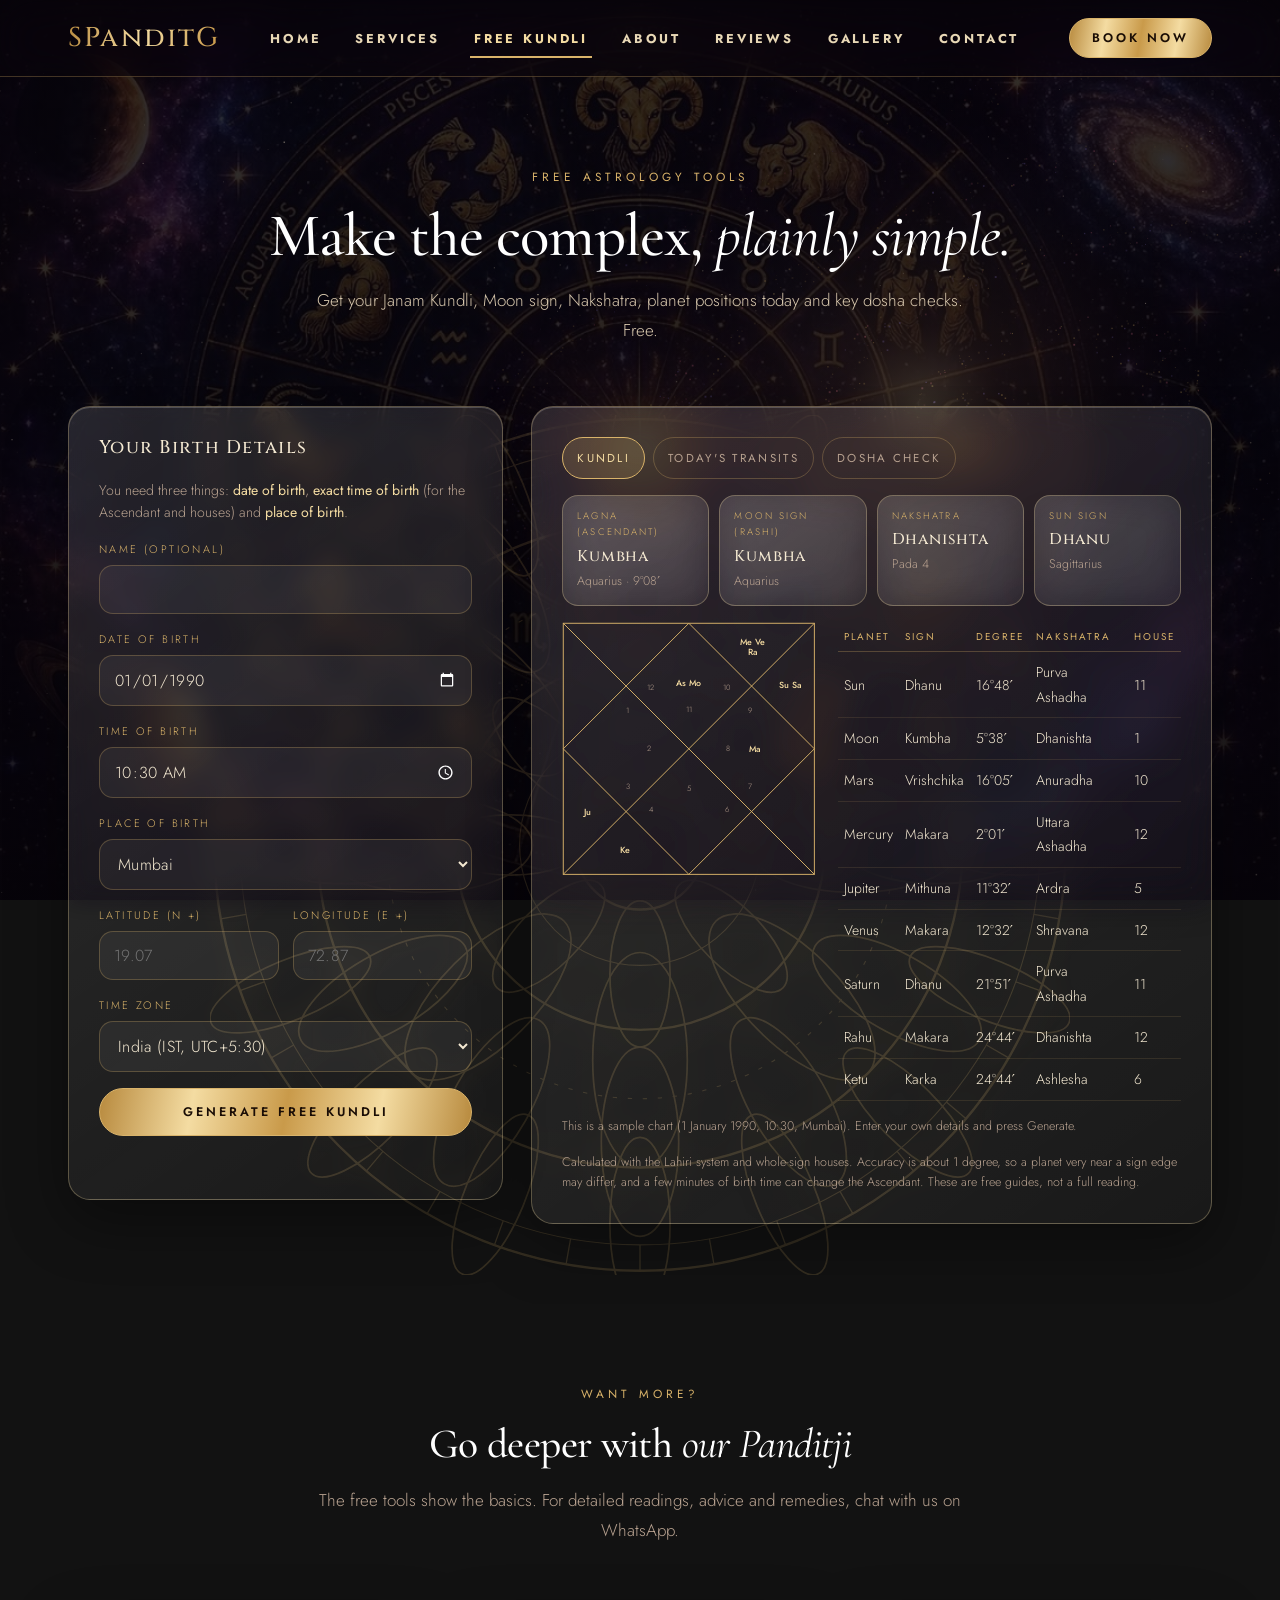
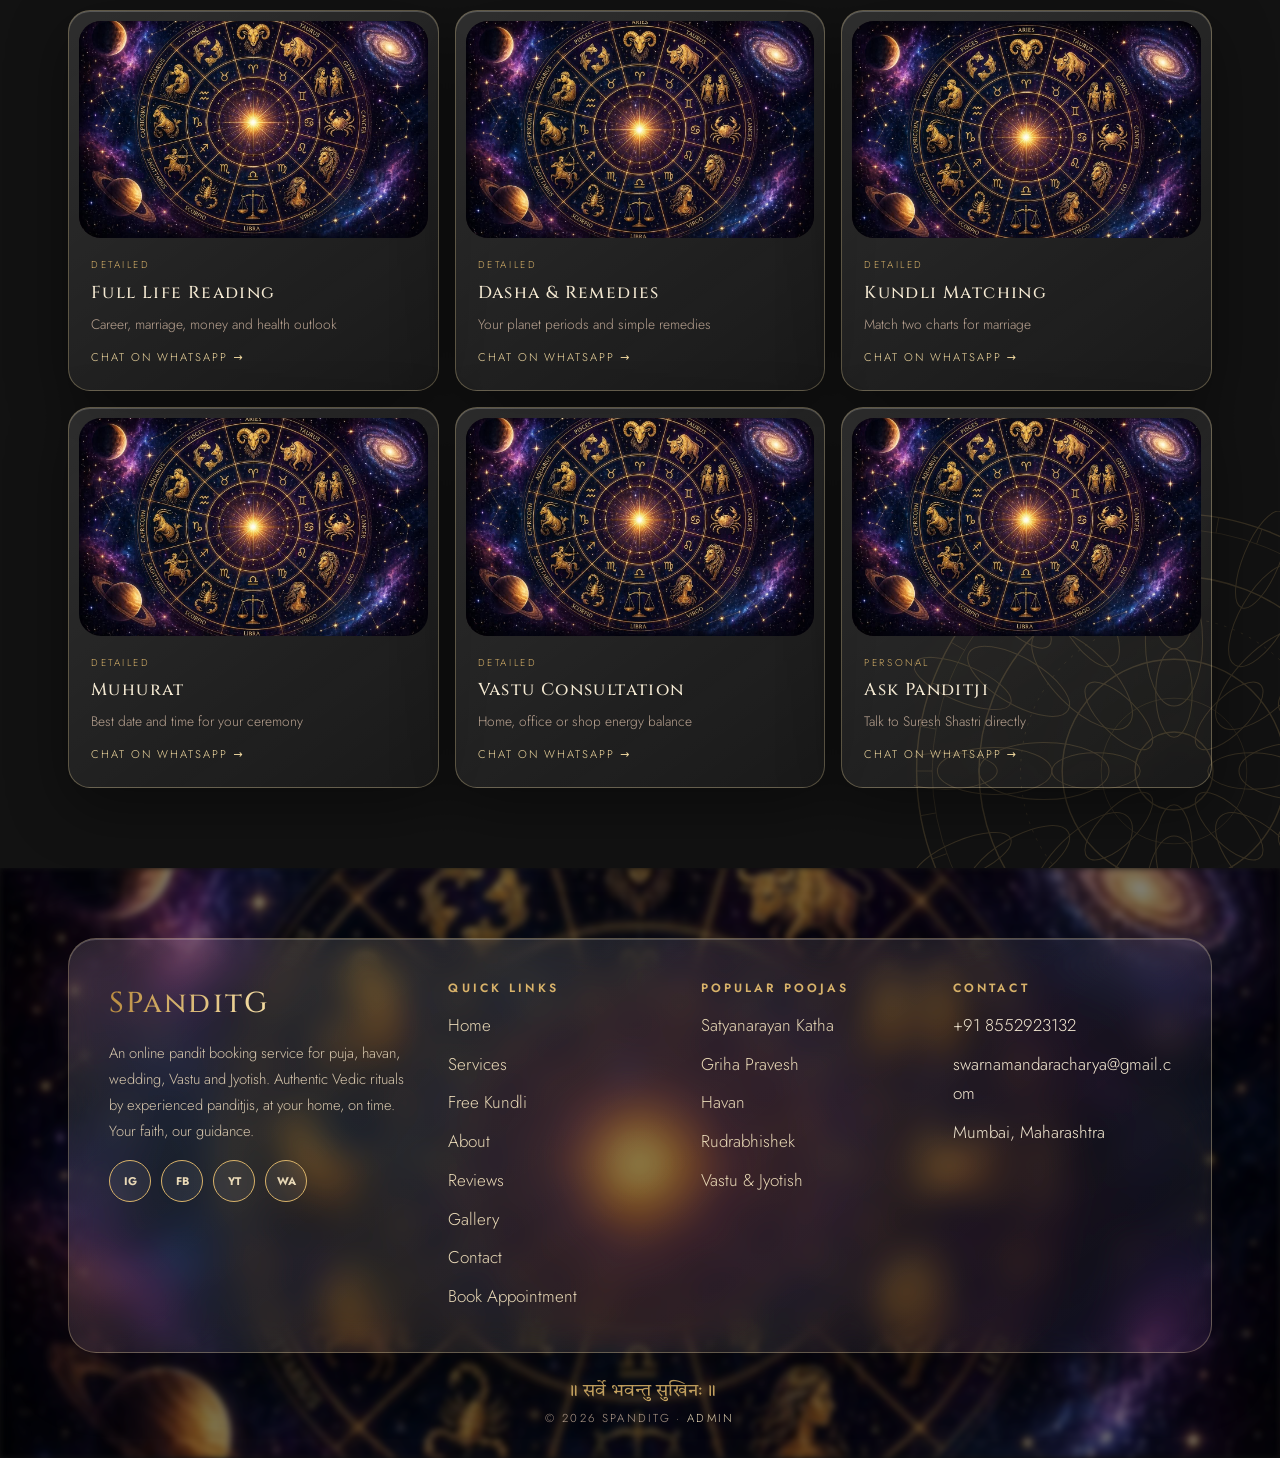
<file: kundli.html>
<!doctype html><html lang="en"><head><meta charset="utf-8"><meta name="viewport" content="width=device-width,initial-scale=1,viewport-fit=cover"><title>Free Kundli | SPanditG</title><meta name="description" content="SPanditG: book a trusted pandit online for puja, havan, wedding, Vastu and Jyotish.">
<link rel="stylesheet" href="https://fonts.googleapis.com/css2?family=Cinzel:wght@400;500;600;700&family=Cormorant+Garamond:ital,wght@0,400;0,500;0,600;1,400;1,500;1,600&family=Jost:wght@300;400;500;600;700&family=Tiro+Devanagari+Hindi&display=swap">
<link rel="stylesheet" href="assets/css/site.css"></head><body >
<main><div class="pagehero"><div class="wrap"><div class="eyebrow">Free Astrology Tools</div><h1 class="hl ">Make the complex, <span>plainly simple.</span></h1><p>Get your Janam Kundli, Moon sign, Nakshatra, planet positions today and key dosha checks. Free.</p></div></div><section id="tools" data-mandala="c" style="padding-top:20px"><div class="wrap">    <div class="toolgrid">
      <form id="kform" class="glasscard" novalidate>
        <h3 style="font-size:1.15rem;margin-bottom:4px">Your Birth Details</h3>
        <p class="need">You need three things: <b>date of birth</b>, <b>exact time of birth</b> (for the Ascendant and houses) and <b>place of birth</b>.</p>
        <label class="f">Name (optional)<input type="text" id="k-name" autocomplete="name"></label>
        <label class="f">Date of birth<input type="date" id="k-dob" value="1990-01-01"></label>
        <label class="f">Time of birth<input type="time" id="k-tob" value="10:30"></label>
        <label class="f">Place of birth<select id="k-place"></select></label>
        <div class="two" id="k-manual" hidden>
          <label class="f">Latitude (N +)<input type="text" id="k-lat" inputmode="decimal" placeholder="19.07"></label>
          <label class="f">Longitude (E +)<input type="text" id="k-lon" inputmode="decimal" placeholder="72.87"></label>
        </div>
        <label class="f">Time zone<select id="k-tz">
          <option value="5.5">India (IST, UTC+5:30)</option><option value="4">UAE (UTC+4)</option><option value="5">Pakistan (UTC+5)</option><option value="5.75">Nepal (UTC+5:45)</option><option value="6">Bangladesh (UTC+6)</option><option value="8">Singapore (UTC+8)</option><option value="0">UK (UTC+0)</option><option value="1">Europe (UTC+1)</option><option value="-5">US East (UTC-5)</option><option value="-8">US West (UTC-8)</option>
        </select></label>
        <button class="btn" type="submit">Generate Free Kundli</button>
        <p class="msg" id="k-msg" role="status"></p>
      </form>
      <div class="glasscard" id="kout">
        <div class="tabs" role="tablist">
          <button role="tab" aria-selected="true" data-t="kundli" type="button">Kundli</button>
          <button role="tab" aria-selected="false" data-t="transit" type="button">Today's Transits</button>
          <button role="tab" aria-selected="false" data-t="dosha" type="button">Dosha Check</button>
        </div>
        <div class="chips" id="chips"></div>
        <div id="pane-kundli" class="pane"></div>
        <div id="pane-transit" class="pane" hidden></div>
        <div id="pane-dosha" class="pane" hidden></div>
        <p class="fine" id="k-sample"></p>
        <p class="fine">Calculated with the Lahiri system and whole-sign houses. Accuracy is about 1 degree, so a planet very near a sign edge may differ, and a few minutes of birth time can change the Ascendant. These are free guides, not a full reading.</p>
      </div>
    </div>
</div></section><section data-mandala="r"><div class="wrap"><div class="head"><div class="eyebrow">Want more?</div><h2 class="hl sm">Go deeper with <span>our Panditji</span></h2><p>The free tools show the basics. For detailed readings, advice and remedies, chat with us on WhatsApp.</p></div><div class="prem" id="prem"></div></div></section></main>
<script src="assets/js/site.js"></script><script src="assets/js/kundli.js"></script></body></html>
</file>
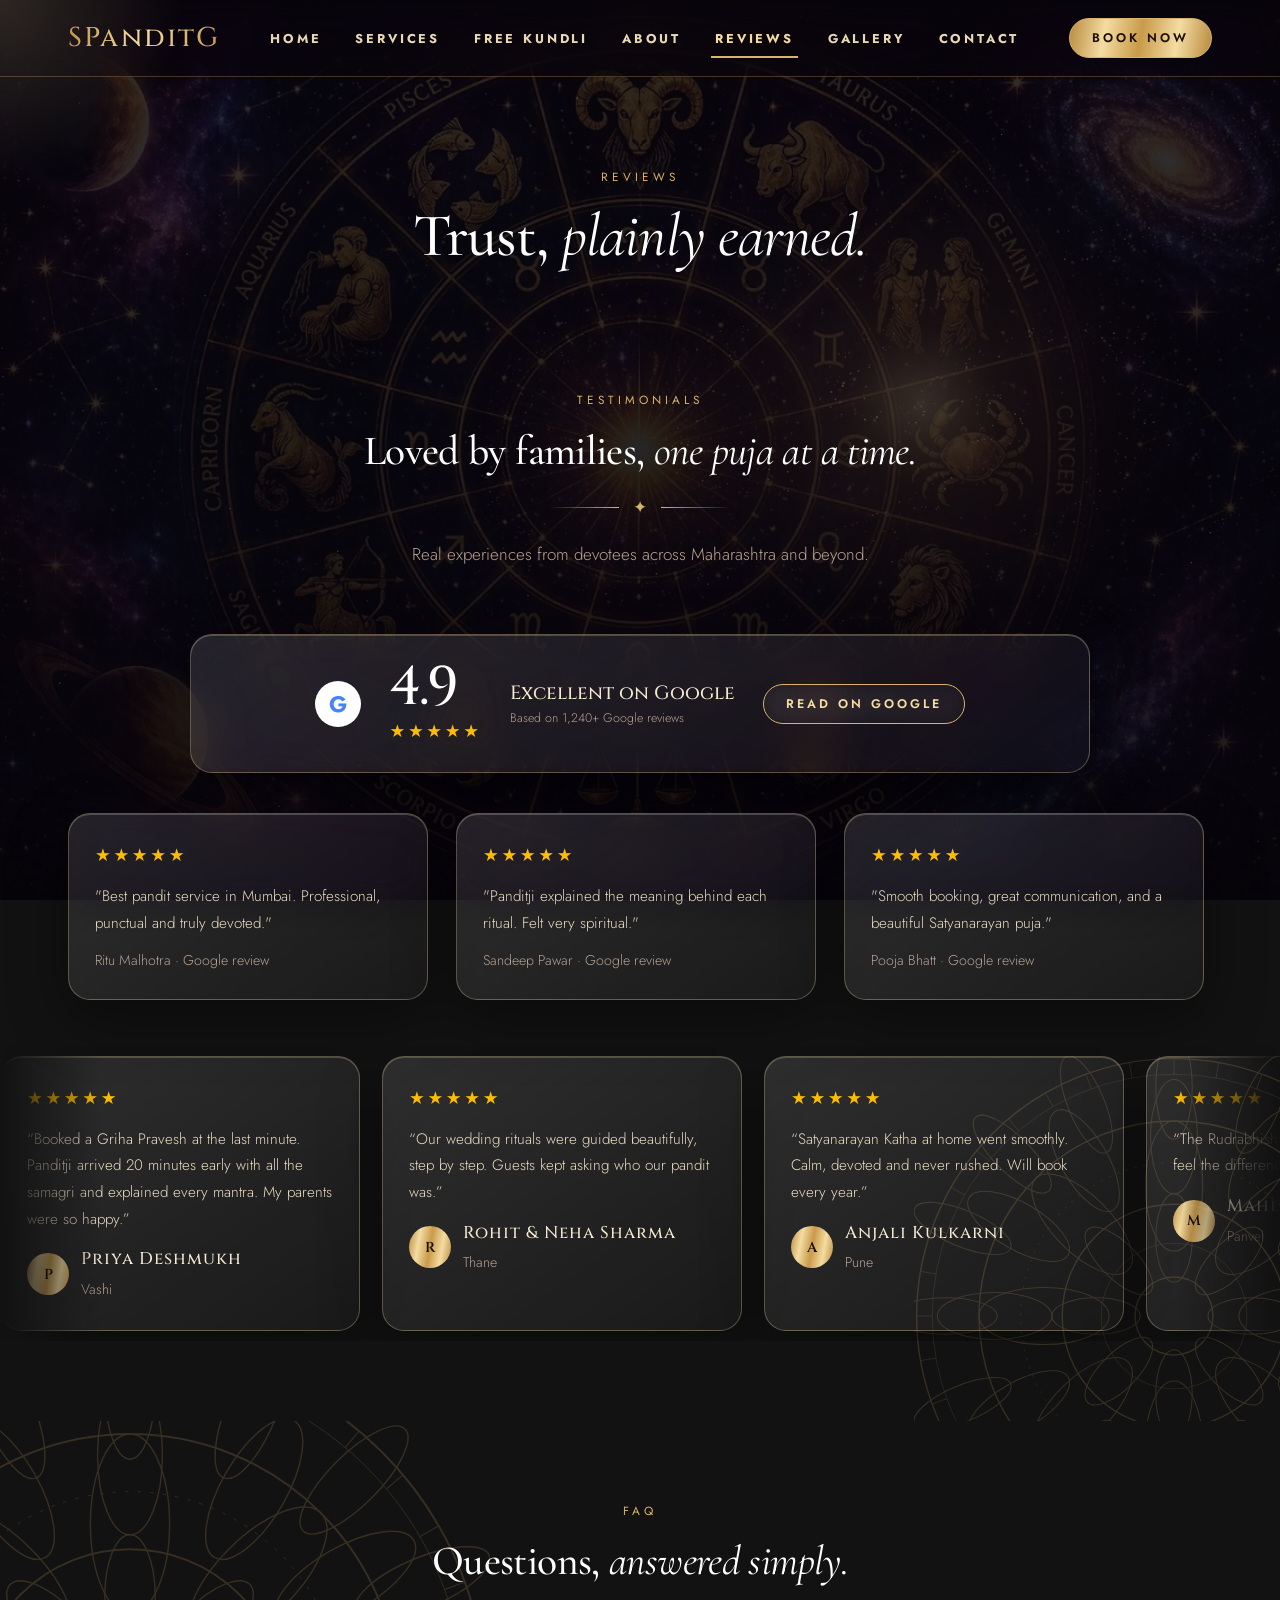
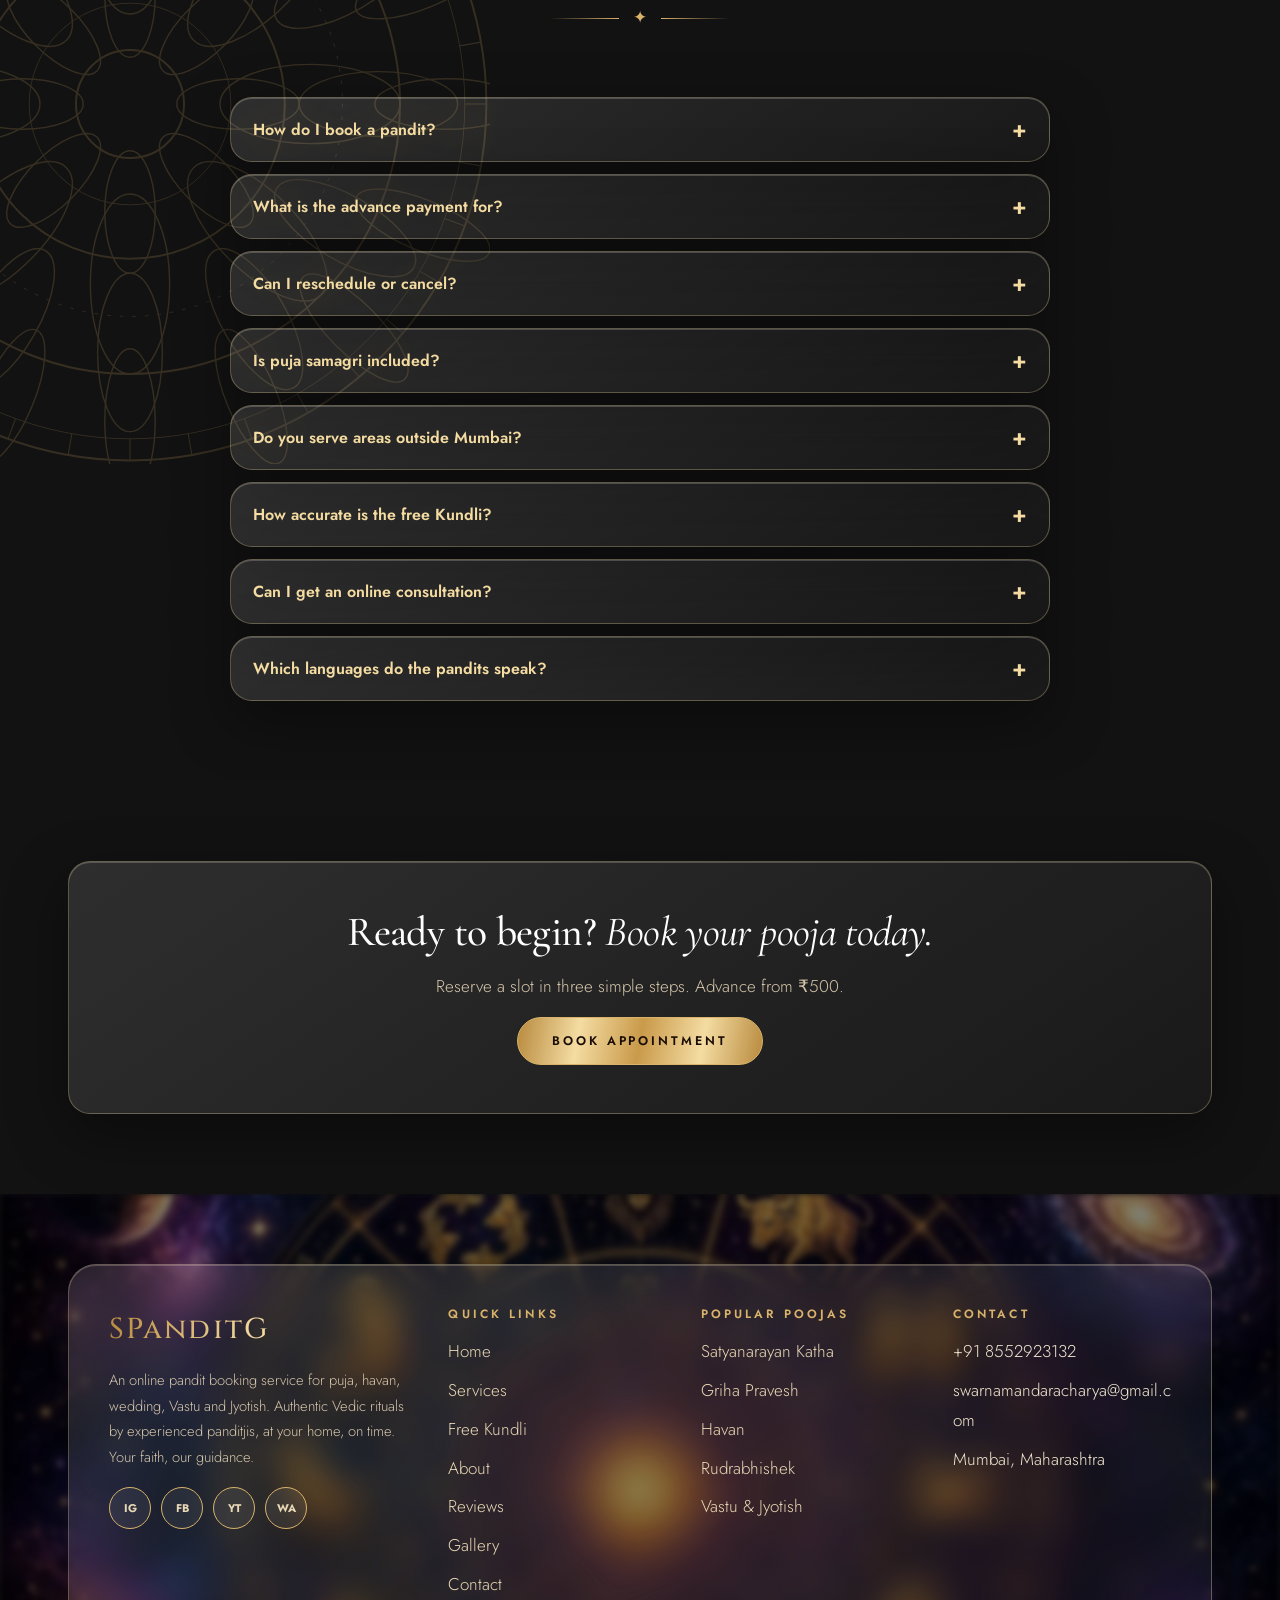
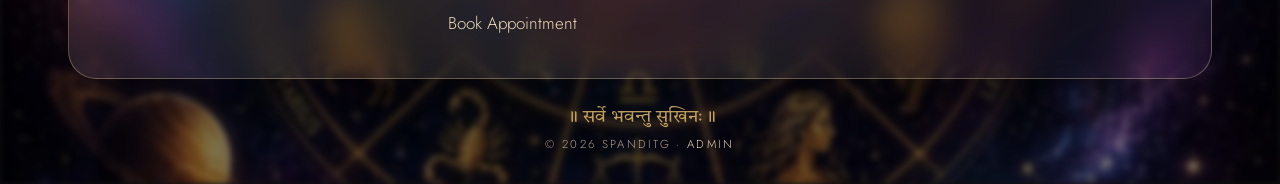
<file: reviews.html>
<!doctype html><html lang="en"><head><meta charset="utf-8"><meta name="viewport" content="width=device-width,initial-scale=1,viewport-fit=cover"><title>Reviews & FAQ | SPanditG</title><meta name="description" content="SPanditG: book a trusted pandit online for puja, havan, wedding, Vastu and Jyotish.">
<link rel="stylesheet" href="https://fonts.googleapis.com/css2?family=Cinzel:wght@400;500;600;700&family=Cormorant+Garamond:ital,wght@0,400;0,500;0,600;1,400;1,500;1,600&family=Jost:wght@300;400;500;600;700&family=Tiro+Devanagari+Hindi&display=swap">
<link rel="stylesheet" href="assets/css/site.css"></head><body >
<main><div class="pagehero"><div class="wrap"><div class="eyebrow">Reviews</div><h1 class="hl ">Trust, <span>plainly earned.</span></h1></div></div><section data-mandala="r"><div class="wrap"><div class="head"><div class="eyebrow">Testimonials</div><h1 class="hl sm">Loved by families, <span>one puja at a time.</span></h1><div class="orn">✦</div><p>Real experiences from devotees across Maharashtra and beyond.</p></div><div id="rating" data-best=1></div></div><div class="carousel" id="testi" aria-label="Customer testimonials"></div></section><section data-mandala="l"><div class="wrap"><div class="head"><div class="eyebrow">FAQ</div><h1 class="hl sm">Questions, <span>answered simply.</span></h1><div class="orn">✦</div></div><div class="faq" id="faq" ></div></div></section><section><div class="wrap"><div class="glass" style="padding:48px;text-align:center;display:grid;gap:16px;justify-items:center"><h2 class="hl sm">Ready to begin? <span>Book your pooja today.</span></h2><p style="color:#d6c6ac;max-width:36em">Reserve a slot in three simple steps. Advance from ₹500.</p><a class="btn" href="book.html">Book Appointment</a></div></div></section></main>
<script src="assets/js/site.js"></script></body></html>
</file>
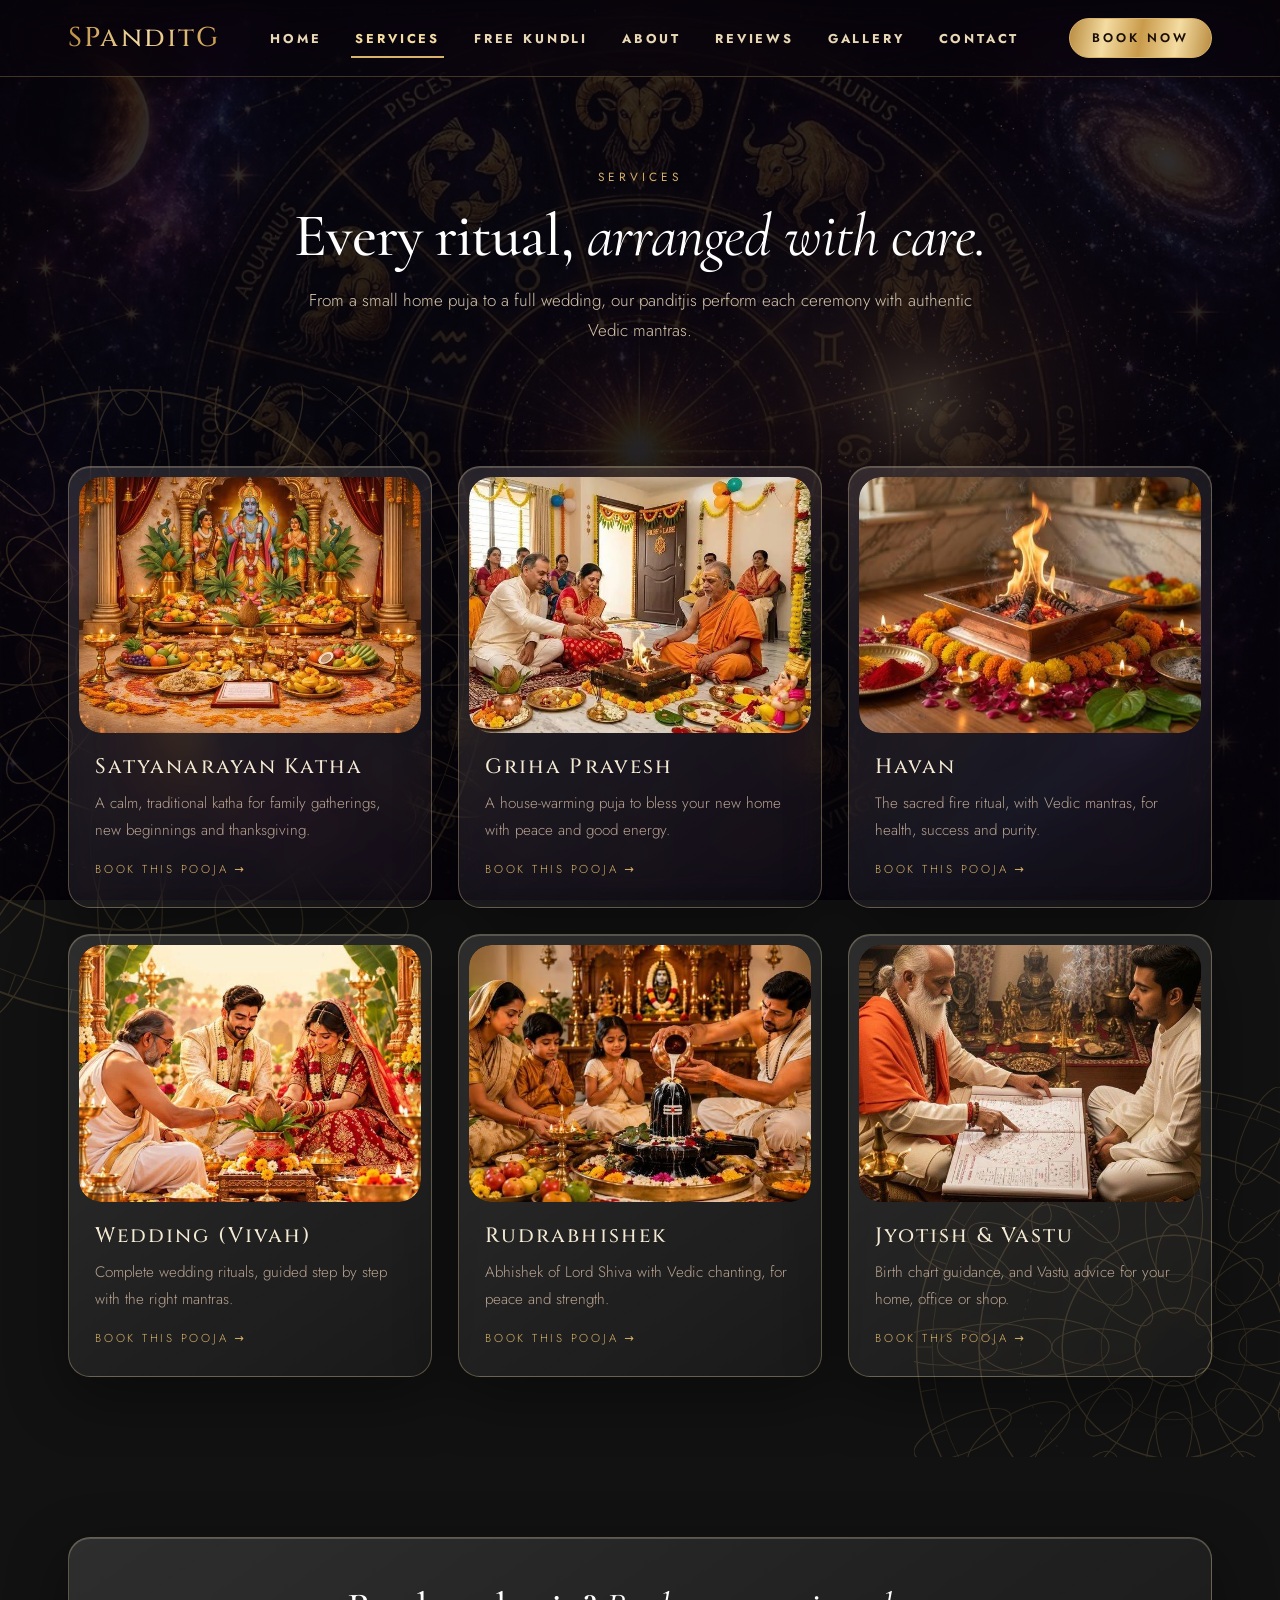
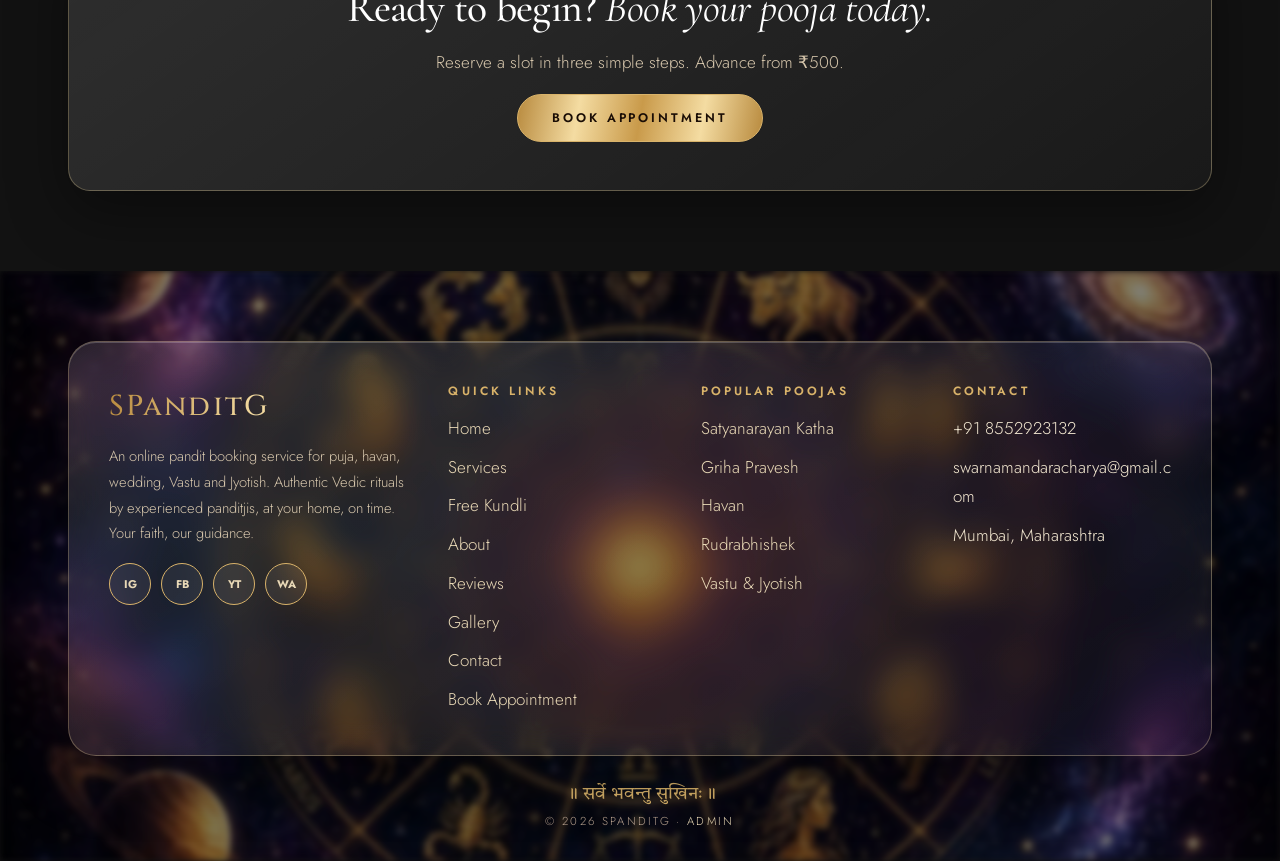
<file: services.html>
<!doctype html><html lang="en"><head><meta charset="utf-8"><meta name="viewport" content="width=device-width,initial-scale=1,viewport-fit=cover"><title>Services | SPanditG</title><meta name="description" content="SPanditG: book a trusted pandit online for puja, havan, wedding, Vastu and Jyotish.">
<link rel="stylesheet" href="https://fonts.googleapis.com/css2?family=Cinzel:wght@400;500;600;700&family=Cormorant+Garamond:ital,wght@0,400;0,500;0,600;1,400;1,500;1,600&family=Jost:wght@300;400;500;600;700&family=Tiro+Devanagari+Hindi&display=swap">
<link rel="stylesheet" href="assets/css/site.css"></head><body >
<main><div class="pagehero"><div class="wrap"><div class="eyebrow">Services</div><h1 class="hl ">Every ritual, <span>arranged with care.</span></h1><p>From a small home puja to a full wedding, our panditjis perform each ceremony with authentic Vedic mantras.</p></div></div><section data-mandala="lr"><div class="wrap"><div class="svc" id="svc"></div></div></section><section><div class="wrap"><div class="glass" style="padding:48px;text-align:center;display:grid;gap:16px;justify-items:center"><h2 class="hl sm">Ready to begin? <span>Book your pooja today.</span></h2><p style="color:#d6c6ac;max-width:36em">Reserve a slot in three simple steps. Advance from ₹500.</p><a class="btn" href="book.html">Book Appointment</a></div></div></section></main>
<script src="assets/js/site.js"></script></body></html>
</file>
<file: assets/css/site.css>
/* Layout: one dark luxury world. Full-bleed galaxy hero with a slow zodiac wheel behind centered type; arched portrait frames; thin gold rules. */
:root{
  --bg:#09050a; --surface:#130a10; --surface-2:#1b0e15; --fg:#f4e9d2; --muted:#b8a290;
  --gold:#d9b36a; --gold-hi:#f4dca2; --maroon:#6a0f1d; --line:rgba(217,179,106,.28);
  --display:'Cinzel','Trajan Pro',Georgia,serif; --italic:'Cormorant Garamond',Georgia,serif; --body:'Jost','Segoe UI',system-ui,sans-serif; --deva:'Tiro Devanagari Hindi','Noto Serif Devanagari',serif;
  --goldtext:linear-gradient(100deg,#b88a3e 0%,#f4dca2 25%,#c99a4a 50%,#f4dca2 75%,#b88a3e 100%);
  color-scheme:dark;
}
*{box-sizing:border-box}
html{scroll-behavior:smooth}
body{background:var(--bg);color:var(--fg);font-family:var(--body);font-weight:300;font-size:17px;line-height:1.75;margin:0}
.wrap{max-width:1180px;margin:0 auto;padding-left:max(18px,env(safe-area-inset-left,0px));padding-right:max(18px,env(safe-area-inset-right,0px))}
h1,h2,h3{font-family:var(--display);font-weight:500;line-height:1.2;margin:0;text-wrap:balance;letter-spacing:.07em}
h2 em,h3 em{font-family:var(--italic);font-weight:500;letter-spacing:.01em;text-transform:none}
p{margin:0}
a{color:inherit}
:focus-visible{outline:2px solid var(--gold-hi);outline-offset:3px}
.gold{background:var(--goldtext);background-size:200% 100%;-webkit-background-clip:text;background-clip:text;color:transparent;animation:shimmer 7s linear infinite}
@keyframes shimmer{to{background-position:200% 0}}
@keyframes float{0%,100%{transform:translateY(0)}50%{transform:translateY(-12px)}}
@keyframes drift{0%{transform:scale(1.06) translate(0,0)}50%{transform:scale(1.16) translate(-1.6%,-1%)}100%{transform:scale(1.06) translate(0,0)}}
@keyframes slide{to{transform:translateX(-50%)}}
@keyframes slideR{from{transform:translateX(-50%)}to{transform:translateX(0)}}
@keyframes spin{to{transform:rotate(360deg)}}
@keyframes pulse{0%,100%{opacity:.55}50%{opacity:1}}
.eyebrow{font-size:.74rem;letter-spacing:.34em;text-transform:uppercase;color:var(--gold);font-weight:400}
.shloka{font-family:var(--deva);color:var(--gold)}

/* nav */
body::before{content:"";position:fixed;inset:0 0 auto;height:env(safe-area-inset-top,0px);z-index:60;background:rgba(9,5,10,.9)}
header.nav{position:sticky;top:env(safe-area-inset-top,0px);z-index:50;background:rgba(9,5,10,.72);backdrop-filter:blur(14px);-webkit-backdrop-filter:blur(14px);border-bottom:1px solid var(--line)}
.nav .wrap{display:flex;align-items:center;justify-content:space-between;gap:20px;padding-block:14px}
.logo{font-family:var(--display);font-size:1.7rem;letter-spacing:.08em;text-decoration:none;font-weight:500}
.nav ul{display:flex;gap:34px;list-style:none;margin:0;padding:0}
.nav ul a{text-decoration:none;font-size:.78rem;letter-spacing:.22em;text-transform:uppercase;color:var(--muted);transition:color .3s}
.nav ul a:hover{color:var(--gold-hi)}
.btn{display:inline-block;padding:14px 34px;font:400 .78rem var(--body);letter-spacing:.24em;text-transform:uppercase;text-decoration:none;cursor:pointer;border:1px solid var(--gold);color:#1a0d05;background:var(--goldtext);transition:filter .3s,transform .3s}
.btn:hover{filter:brightness(1.12);transform:translateY(-1px)}
.btn.line{background:transparent;color:var(--gold-hi)}
.btn.line:hover{background:rgba(217,179,106,.12)}
.btn.sm{padding:10px 22px}
@media(max-width:860px){.nav ul{display:none}}

/* hero */
.hero{position:relative;overflow:hidden;min-height:calc(100svh - 66px);display:grid;place-items:center;text-align:center;isolation:isolate;background:#07040a;
  padding:56px max(18px,env(safe-area-inset-left,0px)) 96px}
.hero .bg{position:absolute;inset:0;z-index:-3;background:#07040a url(hero.jpg) center center/cover no-repeat;animation:breathe 30s ease-in-out infinite;will-change:transform}
@keyframes breathe{0%,100%{transform:scale(1)}50%{transform:scale(1.05)}}
.hero canvas{position:absolute;inset:0;width:100%;height:100%;z-index:-2}
.hero::before{content:"";position:absolute;inset:0;z-index:-1;background:radial-gradient(60% 55% at 50% 50%,rgba(6,3,10,.28),rgba(6,3,10,0) 100%)}
.hero::after{content:"";position:absolute;inset:0;z-index:-1;background:linear-gradient(180deg,rgba(7,4,10,.35),rgba(7,4,10,0) 20%,rgba(7,4,10,0) 70%,var(--bg))}
.hero .glass{width:min(880px,100%);padding:clamp(24px,3.4vw,44px) clamp(20px,5vw,64px);display:grid;justify-items:center;gap:14px;border-radius:22px;
  background:linear-gradient(135deg,rgba(255,255,255,.15),rgba(255,255,255,.04));
  backdrop-filter:blur(22px) saturate(150%);-webkit-backdrop-filter:blur(22px) saturate(150%);
  border:1px solid rgba(244,220,162,.4);
  box-shadow:inset 0 1px 0 rgba(255,255,255,.3),inset 0 0 50px rgba(217,179,106,.06),0 30px 90px rgba(0,0,0,.55);
  animation:rise 1.8s cubic-bezier(.2,.7,.2,1) both}
@keyframes rise{from{opacity:0;transform:translateY(24px)}to{opacity:1;transform:none}}
.hero .welcome{font-family:var(--italic);font-style:italic;font-weight:500;font-size:clamp(1.5rem,3vw,2.3rem);color:var(--gold-hi);letter-spacing:.08em}
.hero h1{font-size:clamp(2.8rem,min(9vw,13svh),6.6rem);letter-spacing:.1em;font-weight:500;line-height:1;padding-left:.1em;filter:drop-shadow(0 4px 30px rgba(0,0,0,.7))}
.hero .tag{font-family:var(--italic);font-style:italic;font-size:clamp(1.1rem,2vw,1.5rem);color:#f0e0be;letter-spacing:.04em}
.hero .lead{max-width:38em;font-size:clamp(1rem,1.6vw,1.15rem);color:#eadcc0;text-shadow:0 2px 14px rgba(0,0,0,.9)}
.hero .cta{display:flex;gap:16px;flex-wrap:wrap;justify-content:center;margin-top:14px}
.hero .rites{position:absolute;left:0;right:0;bottom:26px;display:flex;justify-content:center;flex-wrap:wrap;gap:8px 28px;font-size:.7rem;letter-spacing:.32em;text-transform:uppercase;color:var(--muted);padding-inline:18px}
.hero .rites i{color:var(--gold);font-style:normal}

/* looping ticker */
.ticker{border-block:1px solid var(--line);background:#0c060b;overflow:hidden;display:grid;gap:0}
.ticker .row{display:flex;width:max-content;animation:slide 48s linear infinite;padding-block:16px}
.ticker .row.r2{animation:slideR 60s linear infinite;border-top:1px solid var(--line);font-family:var(--deva);font-size:1.15rem;color:var(--gold)}
.ticker .row span{padding-inline:28px;white-space:nowrap;font-family:var(--display);font-size:.9rem;letter-spacing:.38em;text-transform:uppercase;color:var(--gold-hi)}
.ticker .row.r2 span{font-family:var(--deva);letter-spacing:.1em;text-transform:none;font-size:1.2rem;color:var(--gold)}
.ticker .row i{color:var(--gold);font-style:normal;opacity:.7;padding-inline:6px}
.ticker:hover .row{animation-play-state:paused}

/* mandala (rotating, decorative) */
.mandala{position:absolute;pointer-events:none;opacity:.22;animation:spin 120s linear infinite;z-index:0}
.mandala.rev{animation-direction:reverse;animation-duration:160s}

/* free tools */
.tools{background:linear-gradient(180deg,var(--bg),#0f0812 50%,var(--bg));border-top:1px solid var(--line)}
.toolgrid{display:grid;grid-template-columns:minmax(0,.78fr) minmax(0,1.22fr);gap:28px;align-items:start}
.glasscard{background:linear-gradient(145deg,rgba(255,255,255,.07),rgba(255,255,255,.02));border:1px solid var(--line);backdrop-filter:blur(12px);-webkit-backdrop-filter:blur(12px);padding:30px;display:grid;gap:16px;min-width:0}
form#kform{grid-template-columns:1fr;padding:30px;backdrop-filter:blur(12px)}
.need{font-size:.88rem;color:var(--muted);line-height:1.6}.need b{color:var(--gold-hi);font-weight:400}
.two{display:grid;grid-template-columns:1fr 1fr;gap:14px}
.msg{font-size:.88rem;color:#f0b3a0;min-height:1.2em}
.tabs{display:flex;gap:4px;border-bottom:1px solid var(--line);flex-wrap:wrap}
.tabs button{background:none;border:0;border-bottom:2px solid transparent;margin-bottom:-1px;color:var(--muted);font:400 .72rem var(--body);letter-spacing:.2em;text-transform:uppercase;padding:12px 14px;cursor:pointer}
.tabs button[aria-selected=true]{color:var(--gold-hi);border-bottom-color:var(--gold)}
.chips{display:grid;grid-template-columns:repeat(4,1fr);gap:10px}
.chip{border:1px solid var(--line);padding:12px 14px;min-width:0}
.chip small{display:block;font-size:.6rem;letter-spacing:.22em;text-transform:uppercase;color:var(--gold)}
.chip b{font-family:var(--display);font-weight:500;font-size:.98rem;letter-spacing:.05em;overflow-wrap:anywhere}
.chip span{display:block;font-size:.78rem;color:var(--muted)}
.kbody{display:grid;grid-template-columns:minmax(0,1fr) minmax(0,1fr);gap:22px;align-items:start}
.chart svg{width:100%;height:auto;max-width:400px;display:block;margin:auto}
.tw{overflow-x:auto}
table.pt{width:100%;border-collapse:collapse;font-size:.88rem}
table.pt th{font-weight:400;font-size:.62rem;letter-spacing:.2em;text-transform:uppercase;color:var(--gold);text-align:left;padding:6px 8px;border-bottom:1px solid var(--line)}
table.pt td{padding:8px 6px;border-bottom:1px solid rgba(217,179,106,.12)}
table.pt th{padding-inline:6px}
.kbody{grid-template-columns:minmax(0,.85fr) minmax(0,1.15fr)}
.verdict{border:1px solid var(--line);padding:18px 20px;display:grid;gap:6px}
.verdict b{font-family:var(--display);font-weight:500;letter-spacing:.08em;font-size:1.05rem}
.verdict.yes{border-color:#d28f3f;background:rgba(210,143,63,.07)}
.verdict.no{border-color:rgba(120,190,140,.5)}
.verdict p{font-size:.92rem;color:#d6c6ac}
.dgrid{display:grid;gap:14px}
.fine{font-size:.78rem;color:var(--muted);line-height:1.6}
.prem{display:grid;grid-template-columns:repeat(3,minmax(0,1fr));gap:16px}
@media(max-width:900px){.prem{grid-template-columns:repeat(2,minmax(0,1fr))}}
@media(max-width:560px){.prem{grid-template-columns:1fr}}
.prem a{border:1px solid var(--gold);padding:20px 22px;text-decoration:none;display:grid;gap:4px;background:rgba(217,179,106,.05);transition:background .3s,transform .4s;cursor:pointer}
.prem a:hover{background:rgba(217,179,106,.16);transform:translateY(-4px)}
.prem a em{font-style:normal;font-size:.62rem;letter-spacing:.26em;text-transform:uppercase;color:var(--gold)}
.prem a b{font-family:var(--display);font-weight:500;letter-spacing:.08em;font-size:1.08rem}
.prem a span{font-size:.86rem;color:var(--muted)}
.prem a::after{content:"Chat on WhatsApp →";font-size:.7rem;letter-spacing:.18em;text-transform:uppercase;color:var(--gold-hi);margin-top:8px}
@media(max-width:1000px){.toolgrid{grid-template-columns:1fr}.kbody{grid-template-columns:1fr}}
@media(max-width:600px){.chips{grid-template-columns:repeat(2,1fr)}.glasscard{padding:22px 18px}}

/* sections */
section{padding-block:120px;position:relative}
.wrap{position:relative;z-index:1}
.head{max-width:46em;margin:0 auto 64px;text-align:center;display:grid;gap:18px;justify-items:center}
.head h2{font-size:clamp(1.8rem,4.2vw,3.2rem)}
.head h2 em,.about h2 em,.contact h2 em{display:block;font-size:1.18em;margin-top:.1em}
.head p{color:var(--muted);max-width:40em}
.orn{display:flex;align-items:center;gap:14px;color:var(--gold)}
.orn::before,.orn::after{content:"";height:1px;width:70px;background:linear-gradient(90deg,transparent,var(--gold))}
.orn::after{transform:scaleX(-1)}

/* image slots + upload under them */
.up{display:grid;gap:8px;min-width:0}
.slot{position:relative;overflow:hidden;background:var(--surface);margin:0;min-width:0;width:100%;height:100%}
.slot img{display:block;width:100%;height:100%;object-fit:cover}
.slot .ph{position:absolute;inset:0;display:grid;place-items:center;align-content:center;gap:4px;font-family:var(--display);font-size:2.6rem;color:var(--gold);
  background:radial-gradient(70% 70% at 50% 40%,rgba(217,179,106,.14),transparent 70%),linear-gradient(160deg,var(--surface-2),var(--surface))}
.slot .ph small{font:300 .64rem var(--body);letter-spacing:.3em;text-transform:uppercase;color:var(--muted)}
.slot.has .ph{display:none}
.upbtn{justify-self:center;font:400 .66rem var(--body);letter-spacing:.2em;text-transform:uppercase;color:var(--muted);border:1px dashed var(--line);padding:6px 14px;cursor:pointer;background:transparent;position:relative}
.upbtn:hover{color:var(--gold-hi);border-color:var(--gold)}
.upbtn input{position:absolute;inset:0;opacity:0;cursor:pointer;width:100%}
.upbtn:focus-within{outline:2px solid var(--gold-hi)}
body.noup .upbtn{display:none}

/* services */
.svc{display:grid;grid-template-columns:repeat(3,1fr);gap:26px}
.card{background:linear-gradient(180deg,var(--surface-2),var(--surface));border:1px solid var(--line);display:flex;flex-direction:column;min-width:0;transition:border-color .4s,transform .5s}
.card:hover{border-color:var(--gold);transform:translateY(-6px)}
.card .up{padding:10px 10px 0}
.card .imgbox{aspect-ratio:4/3;overflow:hidden}
.card .imgbox .slot img{transition:transform 1.2s}
.card:hover .imgbox .slot img{transform:scale(1.05)}
.card .body{padding:22px 26px 28px;display:grid;gap:10px;flex:1;align-content:start}
.card{position:relative}
.card::before,.card::after{content:"";position:absolute;width:22px;height:22px;border:1px solid var(--gold);pointer-events:none;transition:all .5s;opacity:.0}
.card::before{top:-1px;left:-1px;border-right:0;border-bottom:0}
.card::after{bottom:-1px;right:-1px;border-left:0;border-top:0}
.card:hover::before,.card:hover::after{opacity:1;width:44px;height:44px}
.card h3{font-size:1.3rem;letter-spacing:.1em}
.card p{color:var(--muted);font-size:.95rem}
.card a.more{margin-top:6px;font-size:.72rem;letter-spacing:.24em;text-transform:uppercase;color:var(--gold);text-decoration:none}
.card a.more:hover{color:var(--gold-hi)}
@media(max-width:980px){.svc{grid-template-columns:repeat(2,1fr)}}
@media(max-width:620px){.svc{grid-template-columns:1fr}}

/* about */
.about{background:linear-gradient(180deg,var(--bg),#0d060c 50%,var(--bg));border-block:1px solid var(--line)}
.about .wrap{display:grid;grid-template-columns:.9fr 1.1fr;gap:70px;align-items:center}
.about .pics{position:relative;display:grid;gap:14px}
.about .pics .a{aspect-ratio:4/5;border-radius:999px 999px 0 0;overflow:hidden;border:1px solid var(--gold);padding:8px;background:var(--surface)}
.about .pics .a .slot{border-radius:999px 999px 0 0}
.about .pics .b{aspect-ratio:16/9;overflow:hidden;border:1px solid var(--line)}
.about .text{display:grid;gap:20px}
.about h2{font-size:clamp(1.8rem,3.8vw,2.8rem)}
.about .pics .a{animation:float 9s ease-in-out infinite}
.about .text p{color:#d6c6ac}
.steps{display:grid;grid-template-columns:repeat(3,1fr);gap:20px;margin-top:8px}
.steps div{border-top:1px solid var(--gold);padding-top:14px}
.steps b{display:block;font-family:var(--display);font-weight:500;font-size:1.4rem;color:var(--gold-hi)}
.steps span{font-size:.88rem;color:var(--muted)}
@media(max-width:900px){.about .wrap{grid-template-columns:1fr;gap:48px}.steps{grid-template-columns:1fr}.about .pics{max-width:420px;margin-inline:auto;width:100%}}

/* panditji */
.pandits{display:flex;flex-wrap:wrap;justify-content:center;gap:34px 28px}
.pandit{width:200px;text-align:center;display:grid;gap:14px;min-width:0}
.pandit .frame{aspect-ratio:3/4;border-radius:999px 999px 0 0;overflow:hidden;border:1px solid var(--gold);padding:6px;background:var(--surface)}
.pandit .frame .slot{border-radius:999px 999px 0 0}
.pandit .frame{animation:float 8s ease-in-out infinite}
.pandit:nth-child(2) .frame{animation-delay:-1.6s}.pandit:nth-child(3) .frame{animation-delay:-3.2s}.pandit:nth-child(4) .frame{animation-delay:-4.8s}.pandit:nth-child(5) .frame{animation-delay:-6.4s}
.pandit h3{font-size:1.1rem;letter-spacing:.12em}
.pandit span.r{display:block;font-size:.66rem;letter-spacing:.26em;text-transform:uppercase;color:var(--muted);margin-top:4px}
@media(max-width:520px){.pandit{width:calc(50% - 14px)}}

/* gallery */
.galband{background:var(--surface);border-block:1px solid var(--line)}
.gal{display:grid;grid-template-columns:repeat(4,1fr);grid-auto-rows:210px;gap:16px}
.gal .up:nth-child(1){grid-column:span 2;grid-row:span 2}
.gal .up:nth-child(6){grid-column:span 2}
.gal .up .imgbox{flex:1;min-height:0;border:1px solid var(--line)}
.gal .up{grid-template-rows:1fr auto}
@media(max-width:760px){.gal{grid-template-columns:repeat(2,1fr);grid-auto-rows:170px}.gal .up:nth-child(6){grid-column:span 2}}

/* booking */
.book{overflow:hidden;isolation:isolate;background:radial-gradient(50% 60% at 85% 30%,rgba(106,15,29,.5),transparent 70%),#07040a}
.book canvas{position:absolute;inset:0;width:100%;height:100%;z-index:-1;opacity:.8}
.book .wrap{display:grid;grid-template-columns:1.15fr .85fr;gap:60px;align-items:start}
form{display:grid;grid-template-columns:1fr 1fr;gap:18px;background:rgba(19,10,16,.78);backdrop-filter:blur(10px);-webkit-backdrop-filter:blur(10px);border:1px solid var(--line);padding:36px}
form .full{grid-column:1/-1}
label.f{display:grid;gap:6px;font-size:.68rem;letter-spacing:.22em;text-transform:uppercase;color:var(--gold)}
input[type=text],input[type=tel],input[type=date],input[type=time],select,textarea{font:300 1rem var(--body);padding:12px 2px;border:0;border-bottom:1px solid var(--line);background:transparent;color:var(--fg);width:100%;min-width:0;border-radius:0;letter-spacing:.02em;text-transform:none}
input:focus,select:focus,textarea:focus{outline:none;border-bottom-color:var(--gold-hi)}
select option{background:#130a10;color:#f4e9d2}
textarea{min-height:84px;resize:vertical}
.result{grid-column:1/-1;border:1px solid var(--gold);padding:20px;display:grid;gap:14px;justify-items:start}
.contact{display:grid;gap:22px;align-content:start}
.contact h2{font-size:clamp(1.7rem,3.2vw,2.4rem)}
.contact dl{display:grid;gap:22px;margin:8px 0 0}
.contact dt{font-size:.66rem;letter-spacing:.3em;text-transform:uppercase;color:var(--gold)}
.contact dd{margin:4px 0 0;font-family:var(--display);font-size:1.5rem;overflow-wrap:anywhere}
@media(max-width:900px){.book .wrap{grid-template-columns:1fr;gap:44px}form{grid-template-columns:1fr;padding:24px}}

footer{border-top:1px solid var(--line);text-align:center;padding-block:56px;display:grid;gap:10px;background:var(--bg)}
footer .shloka{font-size:1.5rem}
footer small{color:var(--muted);letter-spacing:.2em;text-transform:uppercase;font-size:.68rem}

@media(prefers-reduced-motion:reduce){*,*::before,*::after{animation:none!important}html{scroll-behavior:auto}}

/* ===== v2 overrides: glass, rounded, bold nav, bg video, spotlight ===== */
:root{--r:22px;--glassbg:linear-gradient(145deg,rgba(255,255,255,.12),rgba(255,255,255,.03))}
body{background:transparent;position:relative}
body::before{display:none}
#bgfx{position:fixed;inset:0;z-index:-5;background:#07040a;overflow:hidden}
#bgfx video,#bgfx .fb{position:absolute;inset:0;width:100%;height:100%;object-fit:cover;opacity:.75}
#bgfx .fb{background:url(../img/hero.jpg) center/cover;animation:breathe 30s ease-in-out infinite;opacity:.4}
#bgfx canvas{position:absolute;inset:0;width:100%;height:100%}
#bgfx::after{content:"";position:absolute;inset:0;background:linear-gradient(180deg,rgba(7,4,10,.55),rgba(7,4,10,.78))}
#spot{position:fixed;inset:0;z-index:70;pointer-events:none;background:radial-gradient(260px circle at var(--mx,50%) var(--my,50%),rgba(244,220,162,.16),transparent 70%);mix-blend-mode:screen;opacity:0;transition:opacity .4s}
#spot.on{opacity:1}
@media(hover:none){#spot{display:none}}
.glass,.glasscard,.card,form,.chip,.verdict,.prem .pc,details.q,.tcard,.rate,.step{background:var(--glassbg);backdrop-filter:blur(18px) saturate(140%);-webkit-backdrop-filter:blur(18px) saturate(140%);border:1px solid rgba(244,220,162,.3);box-shadow:inset 0 1px 0 rgba(255,255,255,.2),0 20px 60px rgba(0,0,0,.4);border-radius:var(--r)}
.glasscard,form{padding:30px}
.card{overflow:hidden}.card::before,.card::after{display:none}
.chip,.verdict{box-shadow:none;border-radius:16px}
header.nav{background:rgba(9,5,10,.45);backdrop-filter:blur(20px) saturate(150%);-webkit-backdrop-filter:blur(20px) saturate(150%)}
.nav ul{gap:26px}.nav ul a{font-weight:700;font-size:.8rem;color:#e8d8b6;padding:8px 4px;border-bottom:2px solid transparent}
.nav ul a:hover,.nav ul a.on{color:var(--gold-hi);border-bottom-color:var(--gold)}
.btn{border-radius:999px;font-weight:600}.btn.line{backdrop-filter:blur(8px)}
.tabs button,.upbtn,.chipbtn{border-radius:999px}
.tabs{border:0;gap:8px}.tabs button{border:1px solid var(--line);margin:0}.tabs button[aria-selected=true]{background:rgba(217,179,106,.18);border-color:var(--gold)}
input[type=text],input[type=tel],input[type=date],input[type=time],input[type=number],select,textarea{border:1px solid var(--line);border-radius:14px;padding:12px 14px;background:rgba(255,255,255,.05)}
.slot,.card .imgbox,.gal .imgbox,.about .pics .b{border-radius:var(--r)}
.card .up{padding:10px 10px 0}
.about .pics .a,.pandit .frame{border-radius:999px 999px 26px 26px}.about .pics .a .slot,.pandit .frame .slot{border-radius:999px 999px 20px 20px}
.menu{display:none;background:none;border:1px solid var(--line);color:var(--gold-hi);border-radius:999px;padding:8px 14px;font:700 .75rem var(--body);letter-spacing:.2em}
@media(max-width:1020px){.nav ul{display:none;position:absolute;left:12px;right:12px;top:100%;flex-direction:column;gap:6px;padding:16px;margin-top:8px;border-radius:var(--r);background:rgba(15,8,14,.85);backdrop-filter:blur(20px)}.nav ul.open{display:flex}.menu{display:block}}
/* headline effect */
.hl{font-family:var(--italic);font-weight:500;letter-spacing:-.015em;color:#fff;font-size:clamp(2.3rem,5.2vw,3.8rem);line-height:1.1;text-transform:none}
.hl span{font-style:italic;font-weight:400;color:#fff}
.hl.sm{font-size:clamp(1.8rem,3.6vw,2.6rem)}
.pagehero{padding:90px 0 40px;text-align:center}.pagehero .wrap{display:grid;gap:16px;justify-items:center}.pagehero p{max-width:40em;color:#d6c6ac}
section{padding-block:80px}
.mandala{opacity:.18}
[data-mandala]{overflow:hidden}
html.m [data-r]{opacity:0;transform:translateY(26px)}
/* video bg sections */
.vidsec{position:relative;overflow:hidden;isolation:isolate}
.vidsec>video{position:absolute;inset:0;width:100%;height:100%;object-fit:cover;z-index:-2;opacity:.8}
.vidsec::after{content:"";position:absolute;inset:0;z-index:-1;background:rgba(7,4,10,.45)}
/* hero */
.hero{background:transparent;min-height:calc(100svh - 70px)}
.hero .bg{display:none}.hero .glass{padding:clamp(26px,4vw,52px);animation:none}
.hero h1.gold{letter-spacing:.1em}
/* ticker */
.ticker{background:rgba(12,6,11,.55);backdrop-filter:blur(10px)}
/* testimonials */
.rate{display:flex;flex-wrap:wrap;gap:28px;align-items:center;justify-content:center;padding:26px 34px;max-width:900px;margin:0 auto 40px}
.rate .big{font:500 3.4rem var(--display);color:#fff;line-height:1}.stars{color:#fbbc04;letter-spacing:.15em;font-size:1.1rem}
.gbadge{font:700 1.4rem var(--body);background:#fff;color:#4285f4;border-radius:50%;width:46px;height:46px;display:grid;place-items:center}
.carousel{overflow:hidden;mask-image:linear-gradient(90deg,transparent,#000 8%,#000 92%,transparent);-webkit-mask-image:linear-gradient(90deg,transparent,#000 8%,#000 92%,transparent)}
.ctrack{display:flex;gap:22px;width:max-content;animation:slide 90s linear infinite;padding:10px 0}
.carousel:hover .ctrack{animation-play-state:paused}
.tcard{width:min(360px,80vw);padding:26px;display:grid;gap:12px;align-content:start;flex:none}
.tcard p{font-size:.95rem;color:#eadcc0}.tcard b{font-family:var(--display);font-weight:500;letter-spacing:.06em}.tcard small{color:var(--muted)}
.tcard .who{display:flex;align-items:center;gap:12px}.av{width:42px;height:42px;border-radius:50%;display:grid;place-items:center;background:var(--goldtext);color:#1a0d05;font:600 .9rem var(--display)}
.best{display:grid;grid-template-columns:repeat(3,1fr);gap:20px;margin-bottom:46px}@media(max-width:860px){.best{grid-template-columns:1fr}}
/* faq */
.faq{max-width:820px;margin:0 auto;display:grid;gap:12px}
details.q{padding:4px 22px}details.q summary{cursor:pointer;padding:16px 0;font:600 1rem var(--body);list-style:none;display:flex;justify-content:space-between;gap:12px;color:var(--gold-hi)}
details.q summary::after{content:"+";font-size:1.4rem;line-height:1}details.q[open] summary::after{content:"–"}details.q p{padding-bottom:18px;color:#d6c6ac}
/* go deeper */
.prem{grid-template-columns:repeat(3,minmax(0,1fr))}
.prem .pc{overflow:hidden;display:grid;grid-template-rows:auto 1fr;transition:transform .4s}.prem .pc:hover{transform:translateY(-5px)}
.prem .pc .up{padding:10px 10px 0}.prem .pc .imgbox{aspect-ratio:16/10}
.prem .pc a{border:0;border-radius:0;background:none;padding:18px 22px 22px}
@media(max-width:900px){.prem{grid-template-columns:repeat(2,minmax(0,1fr))}}@media(max-width:560px){.prem{grid-template-columns:1fr}}
/* booking */
.stepper{display:flex;gap:10px;justify-content:center;margin-bottom:26px;flex-wrap:wrap}
.stepper b{padding:8px 18px;border-radius:999px;border:1px solid var(--line);font:600 .72rem var(--body);letter-spacing:.18em;text-transform:uppercase;color:var(--muted)}
.stepper b.on{background:var(--goldtext);color:#1a0d05;border-color:var(--gold)}
.bk{max-width:860px;margin:0 auto;padding:34px;display:block}
.bk .pane{display:none}.bk .pane.on{display:grid;gap:18px}
.vt{display:grid;grid-template-columns:repeat(3,1fr);gap:14px}@media(max-width:700px){.vt{grid-template-columns:1fr}}
.vt button{text-align:left;padding:20px;border-radius:18px;border:1px solid var(--line);background:rgba(255,255,255,.04);color:var(--fg);cursor:pointer;display:grid;gap:6px;font:300 .9rem var(--body)}
.vt button b{font:500 1.1rem var(--display);letter-spacing:.06em}.vt button.on,.vt button:hover{border-color:var(--gold);background:rgba(217,179,106,.14)}
.slots{display:flex;flex-wrap:wrap;gap:8px}.slots button{padding:8px 16px;border-radius:999px;border:1px solid var(--line);background:transparent;color:var(--fg);cursor:pointer;font:400 .85rem var(--body)}.slots button.on{background:var(--goldtext);color:#1a0d05}
.g2{display:grid;grid-template-columns:1fr 1fr;gap:16px}@media(max-width:640px){.g2{grid-template-columns:1fr}}
.nav2{display:flex;justify-content:space-between;gap:12px;flex-wrap:wrap}
.pay{display:grid;grid-template-columns:auto 1fr;gap:26px;align-items:center}@media(max-width:640px){.pay{grid-template-columns:1fr;justify-items:center}}
.qr{background:#fff;padding:12px;border-radius:18px;width:220px;height:220px}.qr img,.qr canvas{width:100%;height:100%;display:block;image-rendering:pixelated}
/* footer */
footer{position:relative;overflow:hidden;isolation:isolate;border-top:0;background:none;padding:70px 0 30px;text-align:left;display:block}
footer .fbg{position:absolute;inset:0;z-index:-2;background:url(../img/hero.jpg) center/cover;filter:blur(3px) brightness(.5)}
footer .fg{border-radius:28px;padding:40px;display:grid;grid-template-columns:1.4fr 1fr 1fr 1fr;gap:34px}
@media(max-width:900px){footer .fg{grid-template-columns:1fr 1fr}}@media(max-width:560px){footer .fg{grid-template-columns:1fr;padding:26px}}
footer h4{font:600 .75rem var(--body);letter-spacing:.26em;text-transform:uppercase;color:var(--gold);margin:0 0 14px}
footer ul{list-style:none;margin:0;padding:0;display:grid;gap:9px}footer a{text-decoration:none;color:#e8d8b6}footer a:hover{color:var(--gold-hi)}
footer p{color:#d6c6ac;font-size:.92rem}
.soc{display:flex;gap:10px;margin-top:16px}.soc a{width:42px;height:42px;border-radius:50%;display:grid;place-items:center;border:1px solid var(--gold);font:700 .7rem var(--body);background:rgba(255,255,255,.06)}.soc a:hover{background:var(--goldtext);color:#1a0d05}
footer .copy{text-align:center;margin-top:24px;color:var(--muted);font-size:.72rem;letter-spacing:.2em;text-transform:uppercase}
.admin-tag{position:fixed;right:14px;bottom:14px;z-index:80;background:var(--goldtext);color:#1a0d05;border-radius:999px;padding:8px 16px;font:700 .7rem var(--body);letter-spacing:.15em;text-decoration:none}
.ph{opacity:.9}.slot img{object-position:var(--pos,center)}
#about .a{border-radius:999px 999px 26px 26px}#about .a .slot{border-radius:999px 999px 20px 20px}#about .b{border-radius:var(--r)}#about .steps{display:grid;grid-template-columns:repeat(3,1fr);gap:14px}@media(max-width:640px){#about .steps{grid-template-columns:1fr}}
.hero .glass>*{max-width:100%}
.pandit .frame{position:relative;width:100%}
.pandit .frame .slot{position:absolute;inset:6px;width:auto;height:auto;border-radius:999px 999px 20px 20px}
.pandit{width:210px}
.pandit{width:196px}.pandits{gap:34px 22px}@media(max-width:520px){.pandit{width:calc(50% - 14px)}}
.gal .up:nth-child(7){grid-column:span 2}
.gal .imgbox{overflow:hidden}.gal .slot img{transition:transform 1s}.gal .up:hover .slot img{transform:scale(1.05)}
</file>
